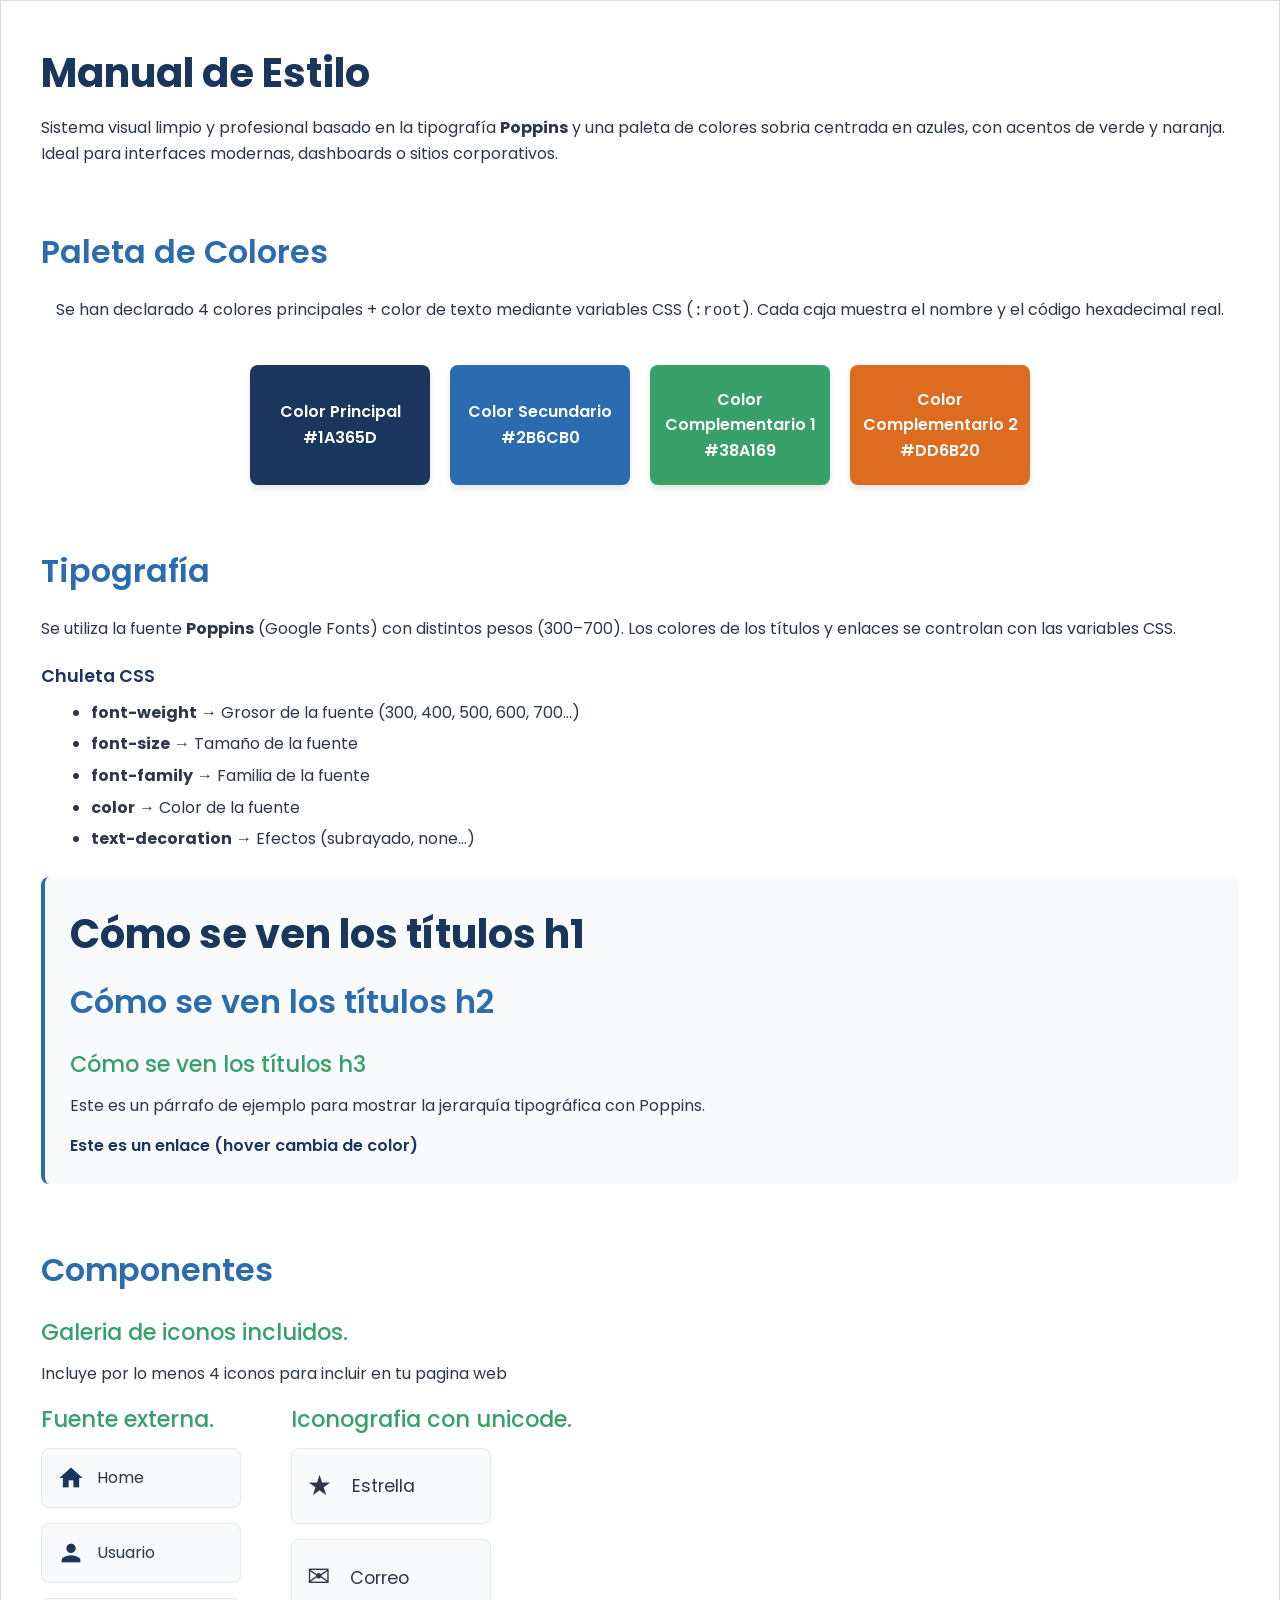
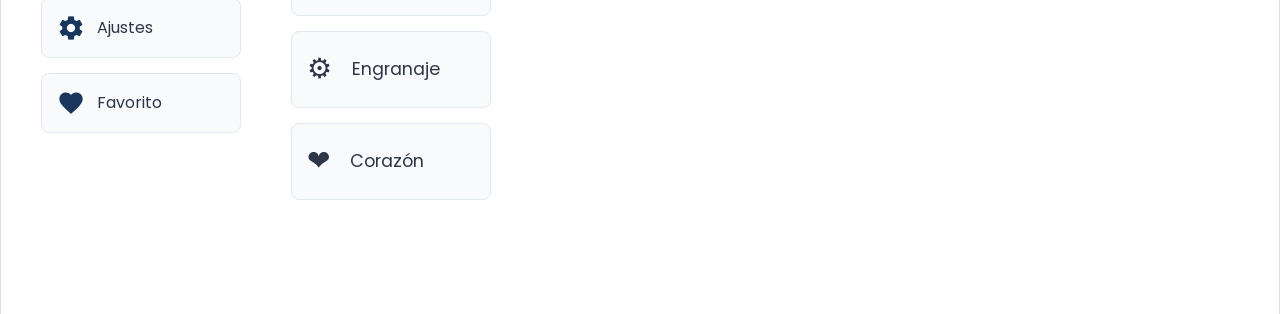
<file: (UT1) RA1_Planificacion/plantilla_planificacion.html>
<!DOCTYPE html>
<html lang="es">

<head>
    <meta charset="UTF-8">
    <title>Manual de Estilo - Práctica</title>

    <!-- ========================= -->
    <!-- Fuente elegida GOOGLE FONTS - Poppins -->
    <!-- ========================= -->
    <link href="https://fonts.googleapis.com/css2?family=Poppins:wght@300;400;500;600;700&display=swap" rel="stylesheet">

    <!-- ========================= -->
    <!-- Fuente de iconos GOOGLE MATERIAL ICONS -->
    <!-- ========================= -->
    <link href="https://fonts.googleapis.com/icon?family=Material+Icons" rel="stylesheet">

    <style>
        :root {
            /* ========================= */
            /* VARIABLES DE COLOR */
            /* ========================= */
            --color-principal: #1A365D;       /* Azul navy profundo */
            --color-secundario: #2B6CB0;      /* Azul medio */
            --color-complementario-1: #38A169; /* Verde */
            --color-complementario-2: #DD6B20; /* Naranja */
            --color-texto: #2D3748;           /* Gris oscuro para texto */
            --color-fondo: #F7FAFC;           /* Fondo claro opcional */
        }

        * {
            margin: 0;
            padding: 0;
            box-sizing: border-box;
        }

        body {
            font-family: 'Poppins', sans-serif;
            color: var(--color-texto);
            padding: 40px;
            line-height: 1.6;
            max-width: 1400px;
            margin: 0 auto;
            border: 1px solid gainsboro;
            background-color: #fff;
        }

        section {
            margin-bottom: 60px;
        }

        h1 {
            font-size: 2.5rem;
            font-weight: 700;
            color: var(--color-principal);
            margin-bottom: 10px;
        }

        h2 {
            font-size: 2rem;
            font-weight: 600;
            margin-bottom: 20px;
            color: var(--color-secundario);
        }

        h3 {
            font-size: 1.4rem;
            font-weight: 500;
            margin-bottom: 10px;
            color: var(--color-complementario-1);
        }

        h4 {
            font-size: 1.1rem;
            font-weight: 600;
            color: var(--color-principal);
            margin: 20px 0 10px;
        }

        p {
            margin-bottom: 15px;
            font-weight: 400;
            font-size: 1rem;
        }

        a {
            text-decoration: none;
            color: var(--color-principal);
            font-weight: 600;
            transition: color 0.3s ease;
        }

        a:hover {
            color: var(--color-complementario-2);
            text-decoration: underline;
        }

        /* ========================= */
        /* PALETA DE COLORES */
        /* ========================= */

        .paleta {
            display: flex;
            gap: 20px;
            flex-wrap: wrap;
            justify-content: center;
            align-items: flex-start;
        }

        .paleta > p {
            width: 100%;
            text-align: center;
            margin-bottom: 20px;
        }

        .color-box {
            width: 180px;
            height: 120px;
            border-radius: 8px;
            display: flex;
            flex-direction: column;
            justify-content: center;
            align-items: center;
            color: white;
            font-weight: 600;
            text-align: center;
            box-shadow: 0 4px 6px rgba(0, 0, 0, 0.1);
            transition: transform 0.2s ease;
        }

        .color-box:hover {
            transform: translateY(-4px);
        }

        .principal {
            background-color: var(--color-principal);
        }

        .secundario {
            background-color: var(--color-secundario);
        }

        .comp1 {
            background-color: var(--color-complementario-1);
        }

        .comp2 {
            background-color: var(--color-complementario-2);
        }

        /* ========================= */
        /* ICONOGRAFÍA */
        /* ========================= */

        .iconografia {
            display: flex;
            justify-content: flex-start;
            gap: 50px;
            flex-wrap: wrap;
        }

        .iconografia article {
            width: 200px;
            border: 1px solid #e2e8f0;
            border-radius: 8px;
            padding: 15px;
            margin-bottom: 15px;
            display: flex;
            align-items: center;
            gap: 12px;
            background-color: #f8fafc;
            transition: box-shadow 0.2s ease;
        }

        .iconografia article:hover {
            box-shadow: 0 4px 12px rgba(0, 0, 0, 0.08);
        }

        .iconografia .material-icons {
            font-size: 28px;
            color: var(--color-principal);
        }

        .unicode article {
            font-size: 1.1rem;
        }

        .unicode span {
            font-size: 28px;
            margin-right: 8px;
        }

        .chuleta_css {
            margin-left: 50px;
            margin-bottom: 25px;
        }

        .chuleta_css li {
            margin-bottom: 6px;
        }

        .tipografia {
            background-color: #f8fafc;
            padding: 25px;
            border-radius: 8px;
            border-left: 4px solid var(--color-secundario);
        }
    </style>
</head>

<body>

    <section>
        <h1>Manual de Estilo</h1>
        <p>
            Sistema visual limpio y profesional basado en la tipografía <strong>Poppins</strong> 
            y una paleta de colores sobria centrada en azules, con acentos de verde y naranja. 
            Ideal para interfaces modernas, dashboards o sitios corporativos.
        </p>
    </section>
	
	<section>
        <h2>Paleta de Colores</h2>

        <div class="paleta">
            <p>
                Se han declarado 4 colores principales + color de texto mediante variables CSS 
                (<code>:root</code>). Cada caja muestra el nombre y el código hexadecimal real.
            </p>

            <div class="color-box principal">
                Color Principal<br>
                #1A365D
            </div>

            <div class="color-box secundario">
                Color Secundario<br>
                #2B6CB0
            </div>

            <div class="color-box comp1">
                Color Complementario 1<br>
                #38A169
            </div>

            <div class="color-box comp2">
                Color Complementario 2<br>
                #DD6B20
            </div>
        </div>
    </section>
	
    <section>
        <h2>Tipografía</h2>
        <p>
            Se utiliza la fuente <strong>Poppins</strong> (Google Fonts) con distintos pesos 
            (300–700). Los colores de los títulos y enlaces se controlan con las variables CSS.
        </p>

        <h4>Chuleta CSS</h4>
        <ul class="chuleta_css">
            <li><strong>font-weight</strong> → Grosor de la fuente (300, 400, 500, 600, 700…)</li>
            <li><strong>font-size</strong> → Tamaño de la fuente</li>
            <li><strong>font-family</strong> → Familia de la fuente</li>
            <li><strong>color</strong> → Color de la fuente</li>
            <li><strong>text-decoration</strong> → Efectos (subrayado, none…)</li>
        </ul>

        <div class="tipografia">
            <h1>Cómo se ven los títulos h1</h1>
            <h2>Cómo se ven los títulos h2</h2>
            <h3>Cómo se ven los títulos h3</h3>
            <p>Este es un párrafo de ejemplo para mostrar la jerarquía tipográfica con Poppins.</p>
            <a href="#">Este es un enlace (hover cambia de color)</a>
        </div>
    </section>

    <section>

        <h2>Componentes</h2>

        <h3>
            Galeria de iconos incluidos.
        </h3>

        <p>Incluye por lo menos 4 iconos para incluir en tu pagina web</p>
        <div class="iconografia">


            <div class="externos">
                <h3>Fuente externa. </h3>
                 <article>
                    <span class="material-icons">home</span>
                    Home
                </article>
                <article>
                    <span class="material-icons">person</span>
                    Usuario
                </article>
                <article>
                    <span class="material-icons">settings</span>
                    Ajustes
                </article>
                <article>
                    <span class="material-icons">favorite</span>
                    Favorito
                </article>
            </div>
            <div class="unicode">
                <h3>Iconografia con unicode.</h3>
                <article>
                    <span>★</span> Estrella
                </article>
                <article>
                    <span>✉</span> Correo
                </article>
                <article>
                    <span>⚙</span> Engranaje
                </article>
                <article>
                    <span>❤</span> Corazón
                </article>
            </div>
        </div>

    </section>

</body>

</html>
</file>
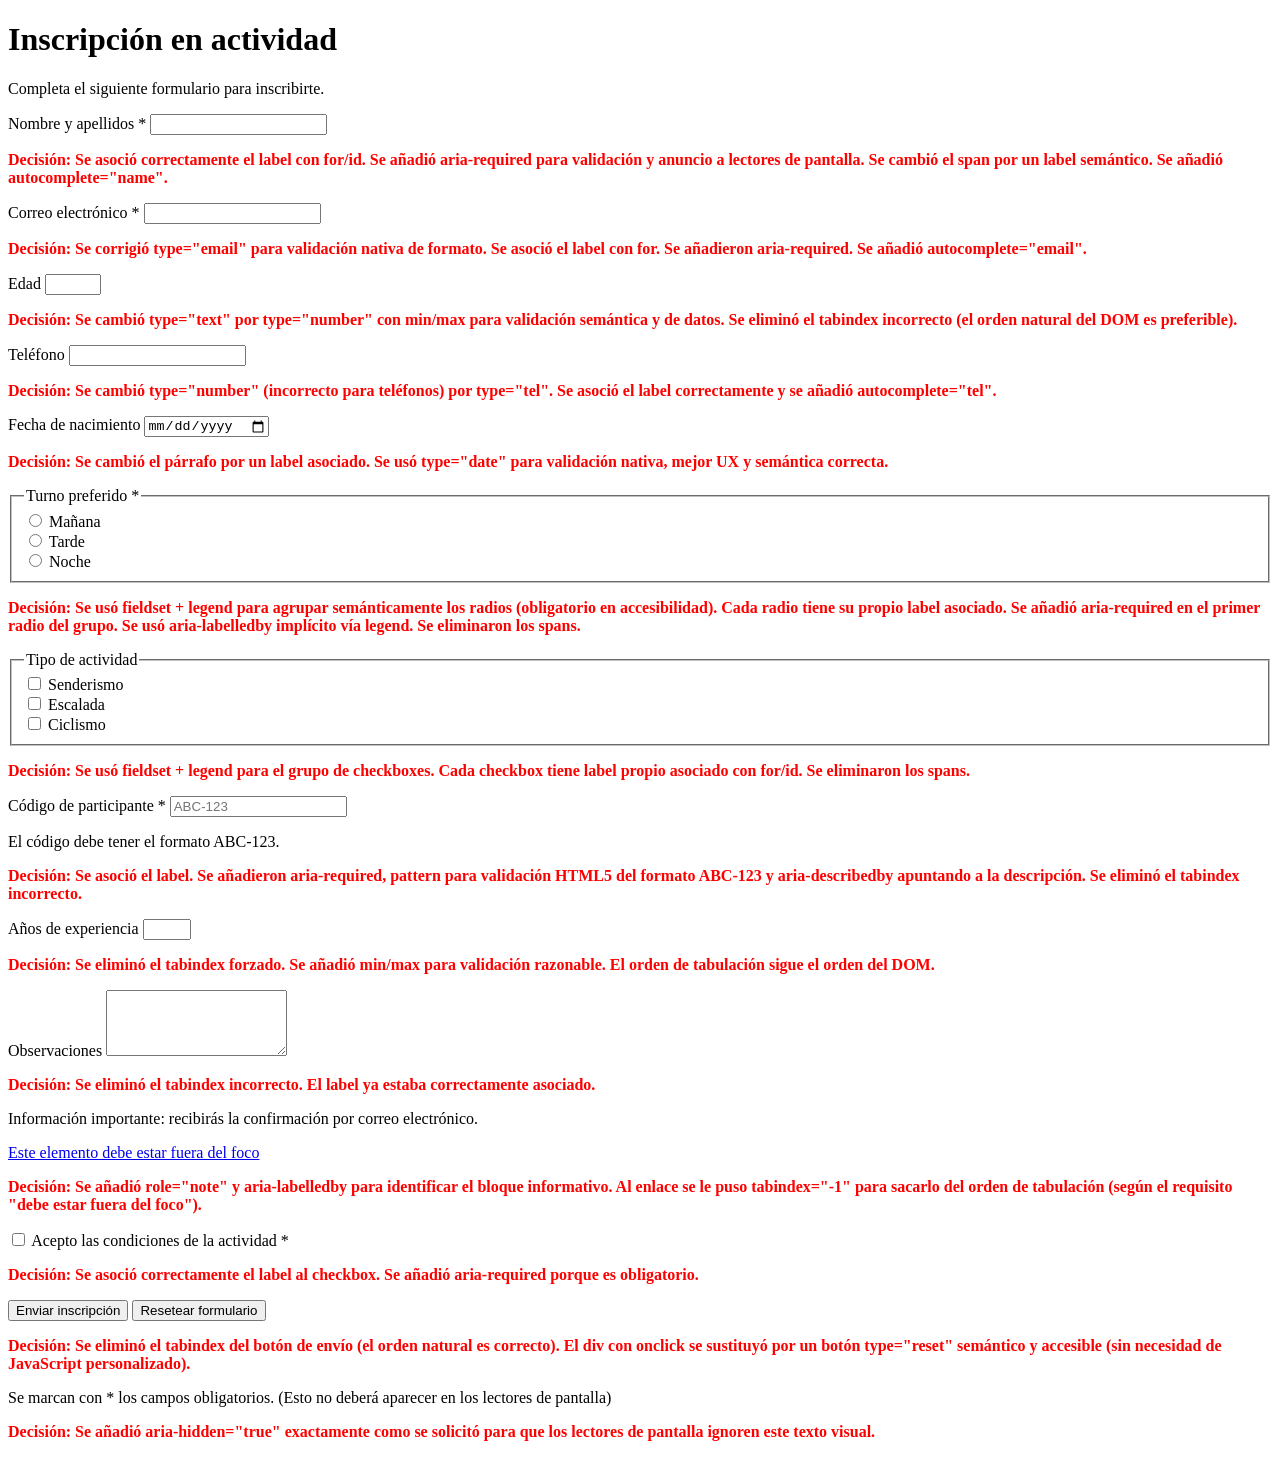
<file: (UT2) RA5_Accesibilidad/accesibilidad.html>
<!DOCTYPE html>
<html lang="es">

<head>
    <meta charset="UTF-8">
    <meta name="viewport" content="width=device-width, initial-scale=1.0">
    <title>Inscripción en actividad</title>
    <style>
        p.decisiones {
            color: red;
            font-weight: 900;
        }
    </style>
</head>

<body>
    <h1>Inscripción en actividad</h1>

    <p>Completa el siguiente formulario para inscribirte.</p>

    <form action="#" method="post" novalidate>

        <!-- Nombre -->
        <div>
            <label for="nombre">Nombre y apellidos *</label>
            <input type="text" id="nombre" name="nombre" aria-required="true" autocomplete="name">
        </div>
        <p class="decisiones">
            Decisión: Se asoció correctamente el label con for/id. Se añadió
            aria-required para validación y anuncio a lectores de pantalla. Se cambió el span
            por un label semántico. Se añadió autocomplete="name".
        </p>

        <!-- Correo -->
        <div>
            <label for="email">Correo electrónico *</label>
            <input type="email" id="email" name="email" aria-required="true" autocomplete="email">
        </div>
        <p class="decisiones">
            Decisión: Se corrigió type="email" para validación nativa de formato. Se
            asoció el label con for. Se añadieron aria-required. Se añadió autocomplete="email".
        </p>

        <!-- Edad -->
        <div>
            <label for="edad">Edad</label>
            <input type="number" id="edad" name="edad" min="1" max="120" inputmode="numeric">
        </div>
        <p class="decisiones">
            Decisión: Se cambió type="text" por type="number" con min/max para validación
            semántica y de datos. Se eliminó el tabindex incorrecto (el orden natural del DOM es preferible).
        </p>

        <!-- Teléfono -->
        <div>
            <label for="telefono">Teléfono</label>
            <input type="tel" id="telefono" name="telefono" autocomplete="tel">
        </div>
        <p class="decisiones">
            Decisión: Se cambió type="number" (incorrecto para teléfonos) por type="tel".
            Se asoció el label correctamente y se añadió autocomplete="tel".
        </p>

        <!-- Fecha de nacimiento -->
        <div>
            <label for="fecha">Fecha de nacimiento</label>
            <input type="date" id="fecha" name="fecha">
        </div>
        <p class="decisiones">
            Decisión: Se cambió el párrafo por un label asociado. Se usó type="date" para validación nativa, mejor UX y
            semántica correcta.
        </p>

        <!-- Turno preferido -->
        <fieldset>
            <legend id="turno-legend">Turno preferido *</legend>
            <div>
                <input type="radio" id="turno-manana" name="turno" value="manana" aria-required="true">
                <label for="turno-manana">Mañana</label>
            </div>
            <div>
                <input type="radio" id="turno-tarde" name="turno" value="tarde">
                <label for="turno-tarde">Tarde</label>
            </div>
            <div>
                <input type="radio" id="turno-noche" name="turno" value="noche">
                <label for="turno-noche">Noche</label>
            </div>
        </fieldset>
        <p class="decisiones">
            Decisión: Se usó fieldset + legend para agrupar semánticamente los radios (obligatorio
            en accesibilidad). Cada radio tiene su propio label asociado. Se añadió aria-required en el
            primer radio del grupo. Se usó aria-labelledby implícito vía legend. Se eliminaron los spans.
        </p>

        <!-- Tipo de actividad -->
        <fieldset>
            <legend>Tipo de actividad</legend>
            <div>
                <input type="checkbox" id="act-senderismo" name="actividad" value="senderismo">
                <label for="act-senderismo">Senderismo</label>
            </div>
            <div>
                <input type="checkbox" id="act-escalada" name="actividad" value="escalada">
                <label for="act-escalada">Escalada</label>
            </div>
            <div>
                <input type="checkbox" id="act-ciclismo" name="actividad" value="ciclismo">
                <label for="act-ciclismo">Ciclismo</label>
            </div>
        </fieldset>
        <p class="decisiones">
            Decisión: Se usó fieldset + legend para el grupo de checkboxes. Cada checkbox tiene
            label propio asociado con for/id. Se eliminaron los spans.
        </p>

        <!-- Código de participante -->
        <div>
            <label for="codigo">Código de participante *</label>
            <input type="text" id="codigo" name="codigo" placeholder="ABC-123" aria-required="true"
                pattern="[A-Z]{3}-[0-9]{3}" aria-describedby="codigo-desc"
                title="Formato: tres letras mayúsculas, guion y tres dígitos (ej. ABC-123)">
            <p id="codigo-desc">El código debe tener el formato ABC-123.</p>
        </div>
        <p class="decisiones">
            Decisión: Se asoció el label. Se añadieron aria-required, pattern para validación HTML5
            del formato ABC-123 y aria-describedby apuntando a la descripción. Se eliminó el tabindex incorrecto.
        </p>

        <!-- Años de experiencia -->
        <div>
            <label for="experiencia">Años de experiencia</label>
            <input type="number" id="experiencia" name="experiencia" min="0" max="80" inputmode="numeric">
        </div>
        <p class="decisiones">
            Decisión: Se eliminó el tabindex forzado. Se añadió min/max para validación razonable.
            El orden de tabulación sigue el orden del DOM.
        </p>

        <!-- Observaciones -->
        <div>
            <label for="observaciones">Observaciones</label>
            <textarea id="observaciones" name="observaciones" rows="4"></textarea>
        </div>
        <p class="decisiones">
            Decisión: Se eliminó el tabindex incorrecto. El label ya estaba correctamente asociado.
        </p>

        <!-- Información importante -->
        <div role="note" aria-labelledby="info-importante">
            <p id="info-importante">
                Información importante: recibirás la confirmación por correo electrónico.
            </p>
            <a href="#" tabindex="-1">Este elemento debe estar fuera del foco</a>
        </div>
        <p class="decisiones">
            Decisión: Se añadió role="note" y aria-labelledby para identificar el bloque informativo.
            Al enlace se le puso tabindex="-1" para sacarlo del orden de tabulación (según el requisito "debe estar
            fuera del foco").
        </p>

        <!-- Condiciones -->
        <div>
            <input type="checkbox" id="condiciones" name="condiciones" aria-required="true">
            <label for="condiciones">Acepto las condiciones de la actividad *</label>
        </div>
        <p class="decisiones">
            Decisión: Se asoció correctamente el label al checkbox. Se añadió aria-required porque es
            obligatorio.
        </p>

        <!-- Botones -->
        <button type="submit">Enviar inscripción</button>
        <button type="reset">Resetear formulario</button>
        <p class="decisiones">
            Decisión: Se eliminó el tabindex del botón de envío (el orden natural es correcto).
            El div con onclick se sustituyó por un botón type="reset" semántico y accesible (sin necesidad de JavaScript
            personalizado).
        </p>

        <!-- Nota de campos obligatorios -->
        <p aria-hidden="true">
            Se marcan con * los campos obligatorios. (Esto no deberá aparecer en los lectores de pantalla)
        </p>
        <p class="decisiones">
            Decisión: Se añadió aria-hidden="true" exactamente como se solicitó para que los lectores de pantalla
            ignoren este texto visual.
        </p>

    </form>
</body>

</html>
</file>
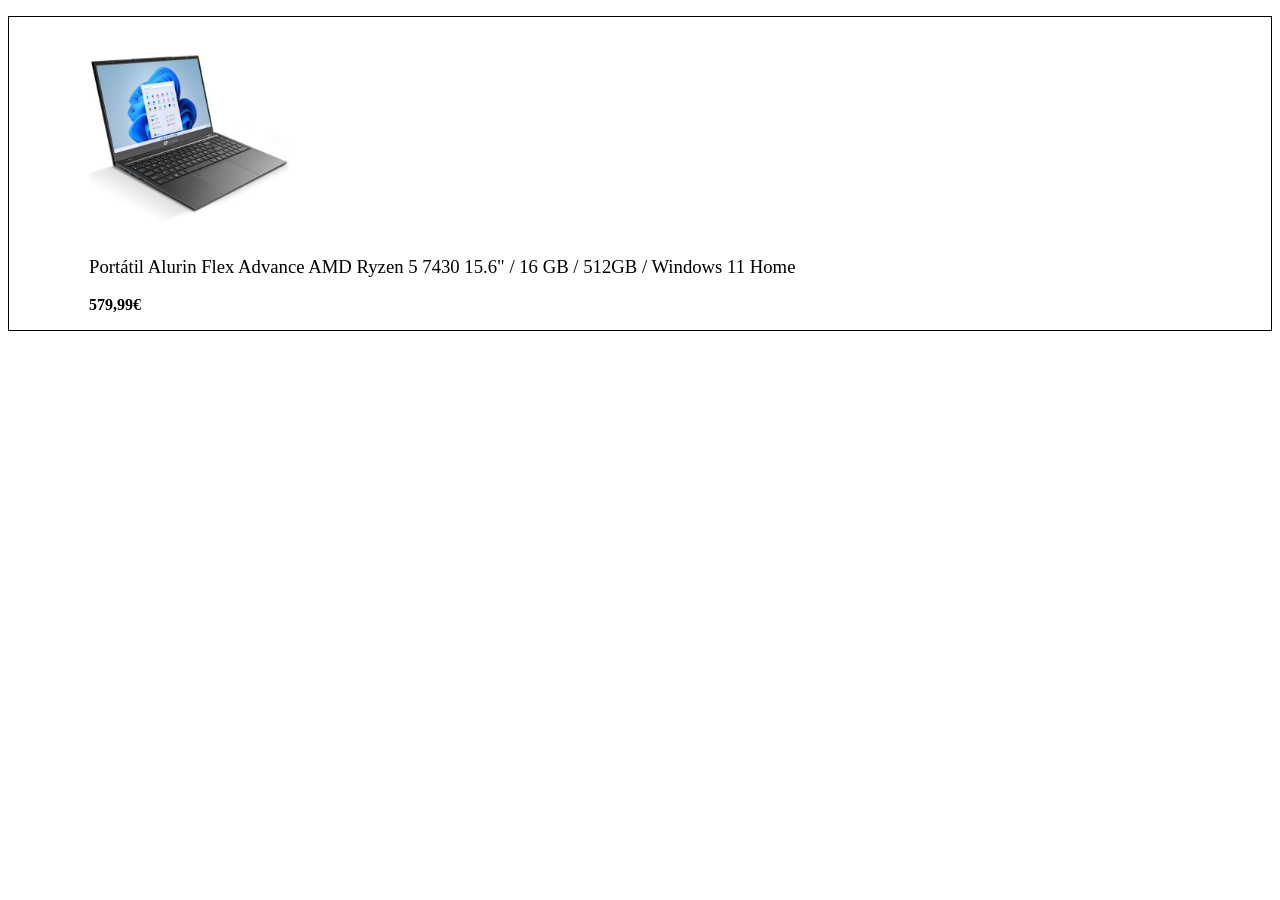
<file: (UT4) RA2 _CSS-Bootstrap/ordenador.html>
<!doctype html>
<html lang="en">
  <head>
    <meta charset="UTF-8" />
    <meta name="viewport" content="width=device-width, initial-scale=1.0" />
    <title>Document</title>
    <style>
      #tarjeta {
        border: 1px solid black;
      }
      img {
        max-width: 200px;
        height: auto;
      }
    </style>
  </head>
  <body>
    <dir id="tarjeta">
      <dir id="imagen">
        <img src="portatil.jpg" />
      </dir>
      <dir id="info">
        <h3 style="font-weight: lighter">Portátil Alurin Flex Advance AMD Ryzen 5 7430 15.6" / 16 GB / 512GB / Windows 11 Home</h3>
        <p style="font-weight: bold">579,99€</p>
      </dir>
    </dir>
  </body>
</html>
</file>
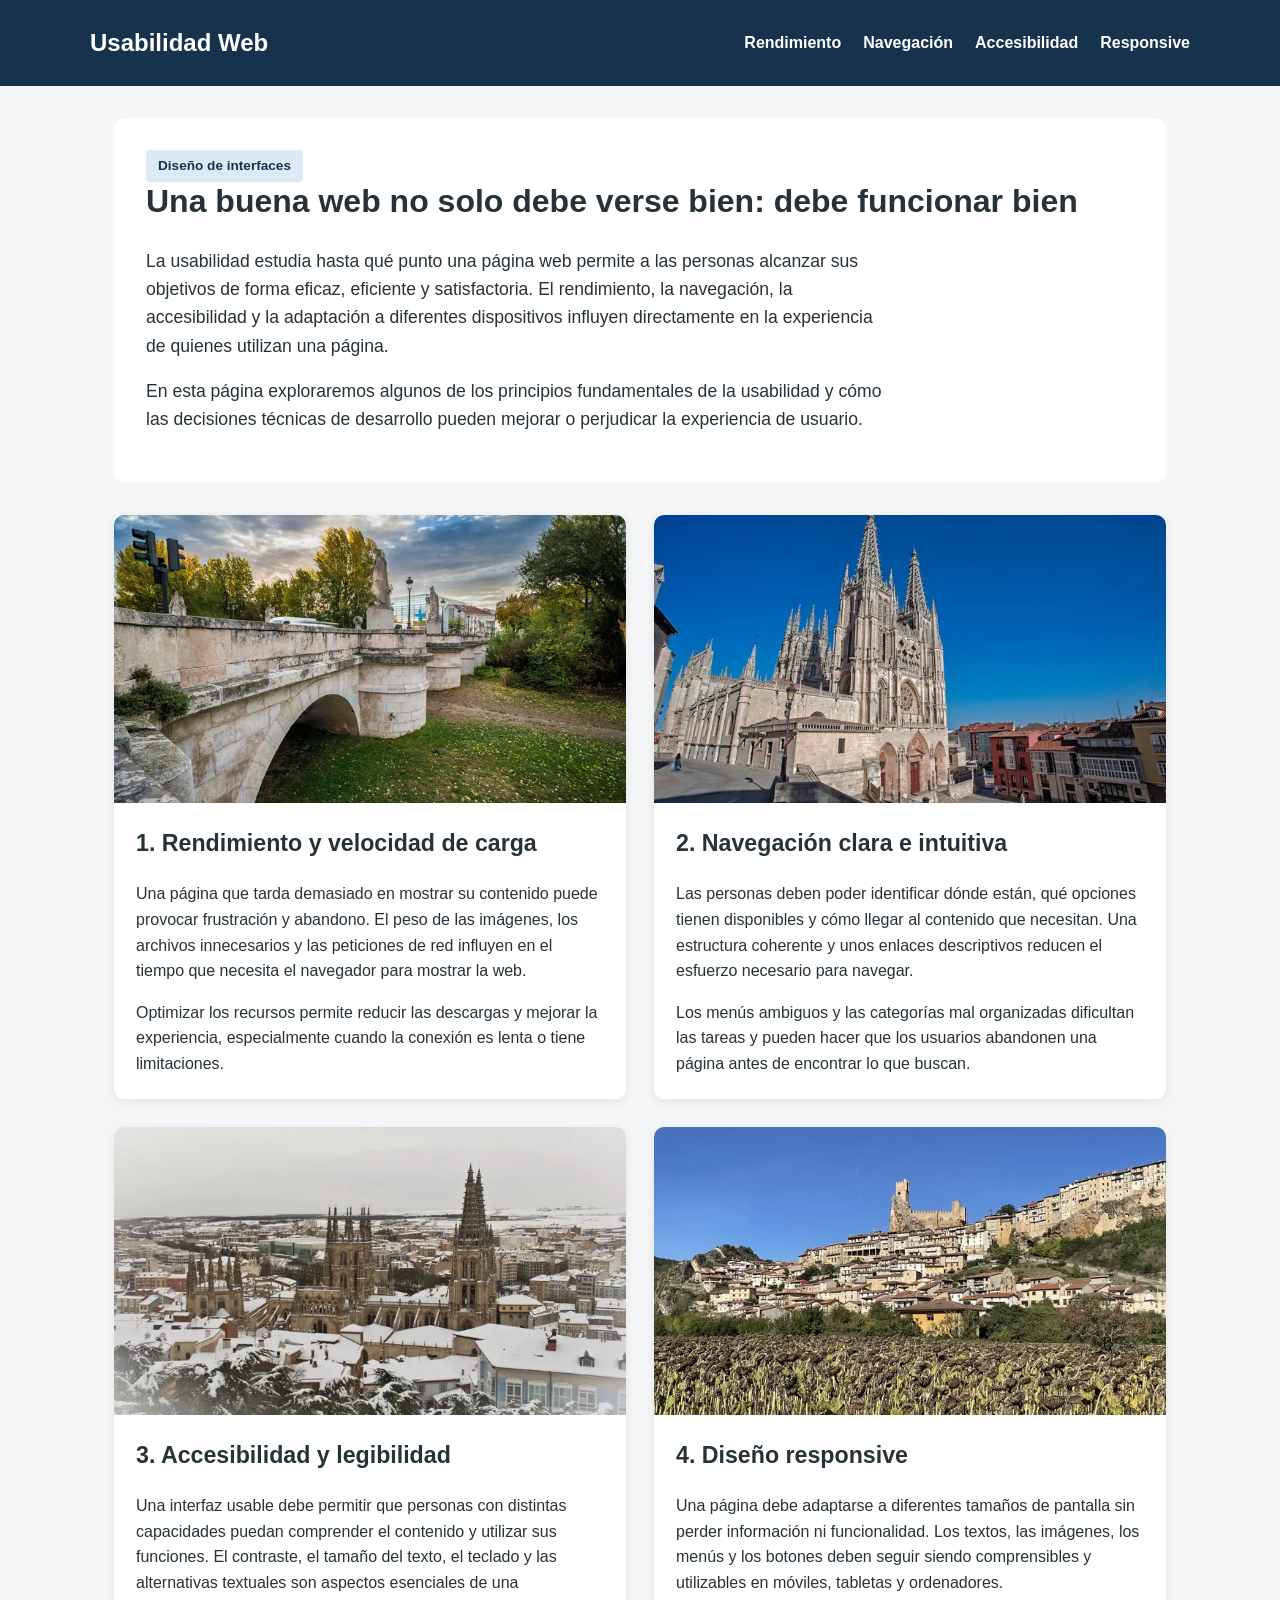
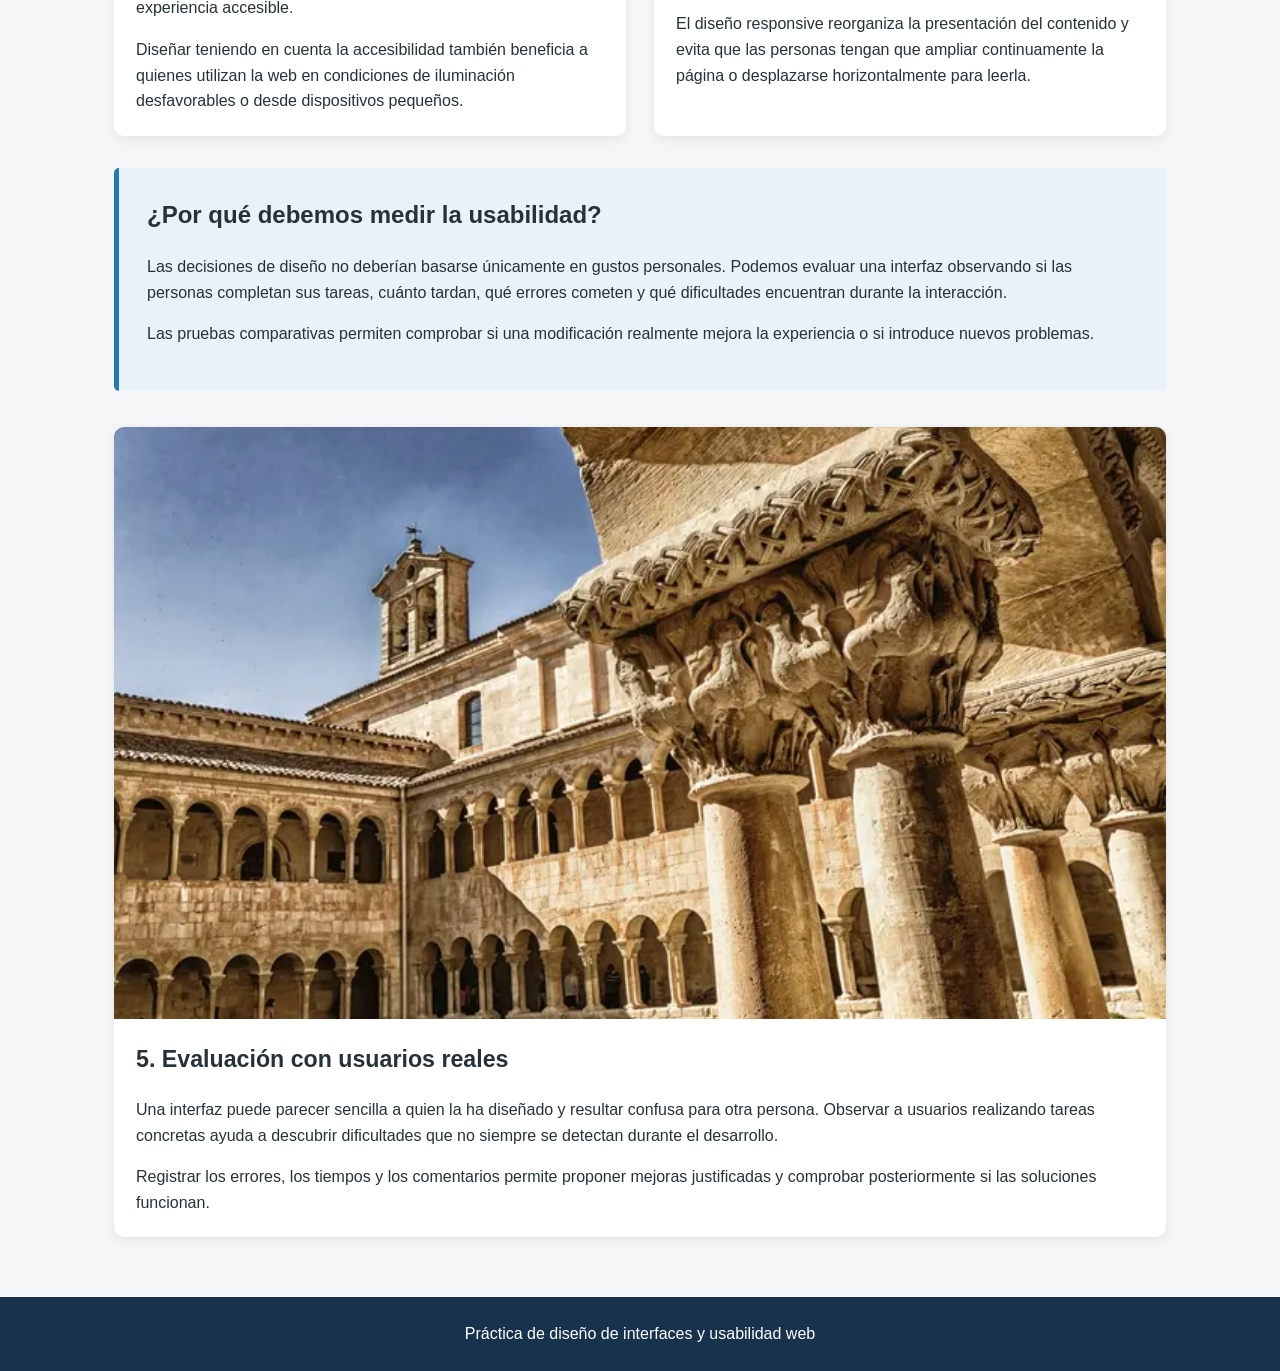
<file: (UT3) RA6_Usabilidad/practica_usabilidad/usabilidad.html>
<!doctype html>
<html lang="es">
  <head>
    <meta charset="UTF-8" />
    <meta name="viewport" content="width=device-width, initial-scale=1.0" />
    <title>Usabilidad web | Aprende a diseñar mejor</title>
    <style>
      /* ESTILOS GENERALES */
      * {
        box-sizing: border-box;
      }

      body {
        margin: 0;
        font-family: Arial, Helvetica, sans-serif;
        color: #263238;
        background-color: #f4f6f8;
        line-height: 1.6;
      }

      img {
        display: block;
        width: 100%;
        height: auto;
      }

      a {
        color: inherit;
      }

      /* CABECERA */
      header {
        background-color: #17324d;
        color: white;
        padding: 24px 6%;
      }

      .cabecera {
        max-width: 1100px;
        margin: 0 auto;
        display: flex;
        justify-content: space-between;
        align-items: center;
        gap: 24px;
        flex-wrap: wrap;
      }

      .logo {
        margin: 0;
        font-size: 1.5rem;
      }

      nav ul {
        list-style: none;
        display: flex;
        flex-wrap: wrap;
        gap: 22px;
        padding: 0;
        margin: 0;
      }

      nav a {
        color: white;
        text-decoration: none;
        font-weight: bold;
      }

      nav a:hover {
        text-decoration: underline;
      }

      /* CONTENIDO PRINCIPAL */
      main {
        max-width: 1100px;
        margin: 0 auto;
        padding: 32px 24px 60px;
      }

      .introduccion {
        background-color: white;
        padding: 32px;
        border-radius: 10px;
        margin-bottom: 32px;
      }

      .introduccion h2 {
        margin-top: 0;
        font-size: 2rem;
        line-height: 1.2;
      }

      .introduccion p {
        font-size: 1.1rem;
        max-width: 750px;
      }

      .etiqueta {
        display: inline-block;
        background-color: #dceaf7;
        color: #17324d;
        padding: 5px 12px;
        border-radius: 4px;
        font-size: 0.85rem;
        font-weight: bold;
      }

      /* TARJETAS DE CONTENIDO */
      .rejilla {
        display: grid;
        grid-template-columns: repeat(2, minmax(0, 1fr));
        gap: 28px;
      }

      .tarjeta {
        background-color: white;
        border-radius: 10px;
        overflow: hidden;
        box-shadow: 0 3px 12px rgb(0 0 0 / 8%);
      }

      .tarjeta img {
        aspect-ratio: 16 / 9;
        object-fit: cover;
      }

      .contenido-tarjeta {
        padding: 22px;
      }

      .contenido-tarjeta h2 {
        margin-top: 0;
        font-size: 1.45rem;
      }

      .contenido-tarjeta p {
        margin-bottom: 0;
      }

      /* BLOQUE DESTACADO */
      .destacado {
        margin-top: 32px;
        padding: 28px;
        border-left: 5px solid #2878a8;
        background-color: #e8f2f8;
        border-radius: 5px;
      }

      .destacado h2 {
        margin-top: 0;
      }

      /* ÚLTIMA TARJETA */
      .seccion-final {
        margin-top: 36px;
      }

      /* PIE DE PÁGINA */
      footer {
        background-color: #17324d;
        color: white;
        text-align: center;
        padding: 24px;
      }

      footer p {
        margin: 0;
      }

      /* ADAPTACIÓN A PANTALLAS PEQUEÑAS */
      @media (max-width: 650px) {
        .cabecera {
          align-items: flex-start;
          flex-direction: column;
        }

        nav ul {
          gap: 12px;
        }

        main {
          padding: 20px 14px 40px;
        }

        .introduccion {
          padding: 22px;
        }

        .introduccion h2 {
          font-size: 1.7rem;
        }

        .rejilla {
          grid-template-columns: 1fr;
        }

        .contenido-tarjeta {
          padding: 18px;
        }
      }
    </style>
  </head>

  <body>
    <header>
      <div class="cabecera">
        <h1 class="logo">Usabilidad Web</h1>
        <nav aria-label="Navegación principal">
          <ul>
            <li><a href="#rendimiento">Rendimiento</a></li>
            <li><a href="#navegacion">Navegación</a></li>
            <li><a href="#accesibilidad">Accesibilidad</a></li>
            <li><a href="#responsive">Responsive</a></li>
          </ul>
        </nav>
      </div>
    </header>
    <main>
      <section class="introduccion">
        <span class="etiqueta">Diseño de interfaces</span>
        <h2>Una buena web no solo debe verse bien: debe funcionar bien</h2>
        <p>
          La usabilidad estudia hasta qué punto una página web permite a las
          personas alcanzar sus objetivos de forma eficaz, eficiente y
          satisfactoria. El rendimiento, la navegación, la accesibilidad y la
          adaptación a diferentes dispositivos influyen directamente en la
          experiencia de quienes utilizan una página.
        </p>
        <p>
          En esta página exploraremos algunos de los principios fundamentales de
          la usabilidad y cómo las decisiones técnicas de desarrollo pueden
          mejorar o perjudicar la experiencia de usuario.
        </p>
      </section>
      <section class="rejilla" aria-label="Principios de usabilidad">
        <article class="tarjeta" id="rendimiento">
          <img
            src="imagenes/optimizadas/1200/1-1200.jpg"
            srcset="
              imagenes/optimizadas/700/1-700.webp    700w,
              imagenes/optimizadas/1200/1-1200.webp 1200w,
              imagenes/optimizadas/700/1-700.jpg     700w,
              imagenes/optimizadas/1200/1-1200.jpg  1200w
            "
            sizes="(max-width: 650px) 100vw, 50vw"
            alt="Puente de piedra histórico con estatuas y árboles otoñales bajo un cielo nublado"
            width="1200"
            height="798"
            loading="eager"
          />
          <div class="contenido-tarjeta">
            <h2>1. Rendimiento y velocidad de carga</h2>
            <p>
              Una página que tarda demasiado en mostrar su contenido puede
              provocar frustración y abandono. El peso de las imágenes, los
              archivos innecesarios y las peticiones de red influyen en el
              tiempo que necesita el navegador para mostrar la web.
            </p>
            <p>
              Optimizar los recursos permite reducir las descargas y mejorar la
              experiencia, especialmente cuando la conexión es lenta o tiene
              limitaciones.
            </p>
          </div>
        </article>
        <article class="tarjeta" id="navegacion">
          <img
            src="imagenes/optimizadas/1200/2-1200.jpg"
            srcset="
              imagenes/optimizadas/700/2-700.webp    700w,
              imagenes/optimizadas/1200/2-1200.webp 1200w,
              imagenes/optimizadas/700/2-700.jpg     700w,
              imagenes/optimizadas/1200/2-1200.jpg  1200w
            "
            sizes="(max-width: 650px) 100vw, 50vw"
            alt="Catedral gótica de Burgos con sus torres esbeltas bajo un cielo azul intenso"
            width="1200"
            height="800"
            loading="lazy"
          />
          <div class="contenido-tarjeta">
            <h2>2. Navegación clara e intuitiva</h2>
            <p>
              Las personas deben poder identificar dónde están, qué opciones
              tienen disponibles y cómo llegar al contenido que necesitan. Una
              estructura coherente y unos enlaces descriptivos reducen el
              esfuerzo necesario para navegar.
            </p>
            <p>
              Los menús ambiguos y las categorías mal organizadas dificultan las
              tareas y pueden hacer que los usuarios abandonen una página antes
              de encontrar lo que buscan.
            </p>
          </div>
        </article>
        <article class="tarjeta" id="accesibilidad">
          <img
            src="imagenes/optimizadas/1200/3-1200.jpg"
            srcset="
              imagenes/optimizadas/700/3-700.webp    700w,
              imagenes/optimizadas/1200/3-1200.webp 1200w,
              imagenes/optimizadas/700/3-700.jpg     700w,
              imagenes/optimizadas/1200/3-1200.jpg  1200w
            "
            sizes="(max-width: 650px) 100vw, 50vw"
            alt="Vista aérea de la catedral de Burgos y la ciudad nevada en invierno"
            width="1200"
            height="800"
            loading="lazy"
          />
          <div class="contenido-tarjeta">
            <h2>3. Accesibilidad y legibilidad</h2>
            <p>
              Una interfaz usable debe permitir que personas con distintas
              capacidades puedan comprender el contenido y utilizar sus
              funciones. El contraste, el tamaño del texto, el teclado y las
              alternativas textuales son aspectos esenciales de una experiencia
              accesible.
            </p>
            <p>
              Diseñar teniendo en cuenta la accesibilidad también beneficia a
              quienes utilizan la web en condiciones de iluminación
              desfavorables o desde dispositivos pequeños.
            </p>
          </div>
        </article>
        <article class="tarjeta" id="responsive">
          <img
            src="imagenes/optimizadas/1200/4-1200.jpg"
            srcset="
              imagenes/optimizadas/700/4-700.webp    700w,
              imagenes/optimizadas/1200/4-1200.webp 1200w,
              imagenes/optimizadas/700/4-700.jpg     700w,
              imagenes/optimizadas/1200/4-1200.jpg  1200w
            "
            sizes="(max-width: 650px) 100vw, 50vw"
            alt="Pueblo medieval en una ladera con castillo y campo de girasoles secos en primer plano"
            width="1200"
            height="900"
            loading="lazy"
          />
          <div class="contenido-tarjeta">
            <h2>4. Diseño responsive</h2>
            <p>
              Una página debe adaptarse a diferentes tamaños de pantalla sin
              perder información ni funcionalidad. Los textos, las imágenes, los
              menús y los botones deben seguir siendo comprensibles y
              utilizables en móviles, tabletas y ordenadores.
            </p>
            <p>
              El diseño responsive reorganiza la presentación del contenido y
              evita que las personas tengan que ampliar continuamente la página
              o desplazarse horizontalmente para leerla.
            </p>
          </div>
        </article>
      </section>
      <aside class="destacado">
        <h2>¿Por qué debemos medir la usabilidad?</h2>
        <p>
          Las decisiones de diseño no deberían basarse únicamente en gustos
          personales. Podemos evaluar una interfaz observando si las personas
          completan sus tareas, cuánto tardan, qué errores cometen y qué
          dificultades encuentran durante la interacción.
        </p>
        <p>
          Las pruebas comparativas permiten comprobar si una modificación
          realmente mejora la experiencia o si introduce nuevos problemas.
        </p>
      </aside>
      <section class="seccion-final" aria-label="Evaluación con usuarios">
        <article class="tarjeta">
          <img
            src="imagenes/optimizadas/1200/5-1200.jpg"
            srcset="
              imagenes/optimizadas/700/5-700.webp    700w,
              imagenes/optimizadas/1200/5-1200.webp 1200w,
              imagenes/optimizadas/700/5-700.jpg     700w,
              imagenes/optimizadas/1200/5-1200.jpg  1200w
            "
            sizes="(max-width: 650px) 100vw, 50vw"
            alt="Claustro románico con columnas y capiteles esculpidos bajo un cielo azul"
            width="1200"
            height="800"
            loading="lazy"
          />
          <div class="contenido-tarjeta">
            <h2>5. Evaluación con usuarios reales</h2>
            <p>
              Una interfaz puede parecer sencilla a quien la ha diseñado y
              resultar confusa para otra persona. Observar a usuarios realizando
              tareas concretas ayuda a descubrir dificultades que no siempre se
              detectan durante el desarrollo.
            </p>
            <p>
              Registrar los errores, los tiempos y los comentarios permite
              proponer mejoras justificadas y comprobar posteriormente si las
              soluciones funcionan.
            </p>
          </div>
        </article>
      </section>
    </main>
    <footer>
      <p>Práctica de diseño de interfaces y usabilidad web</p>
    </footer>
  </body>
</html>
</file>
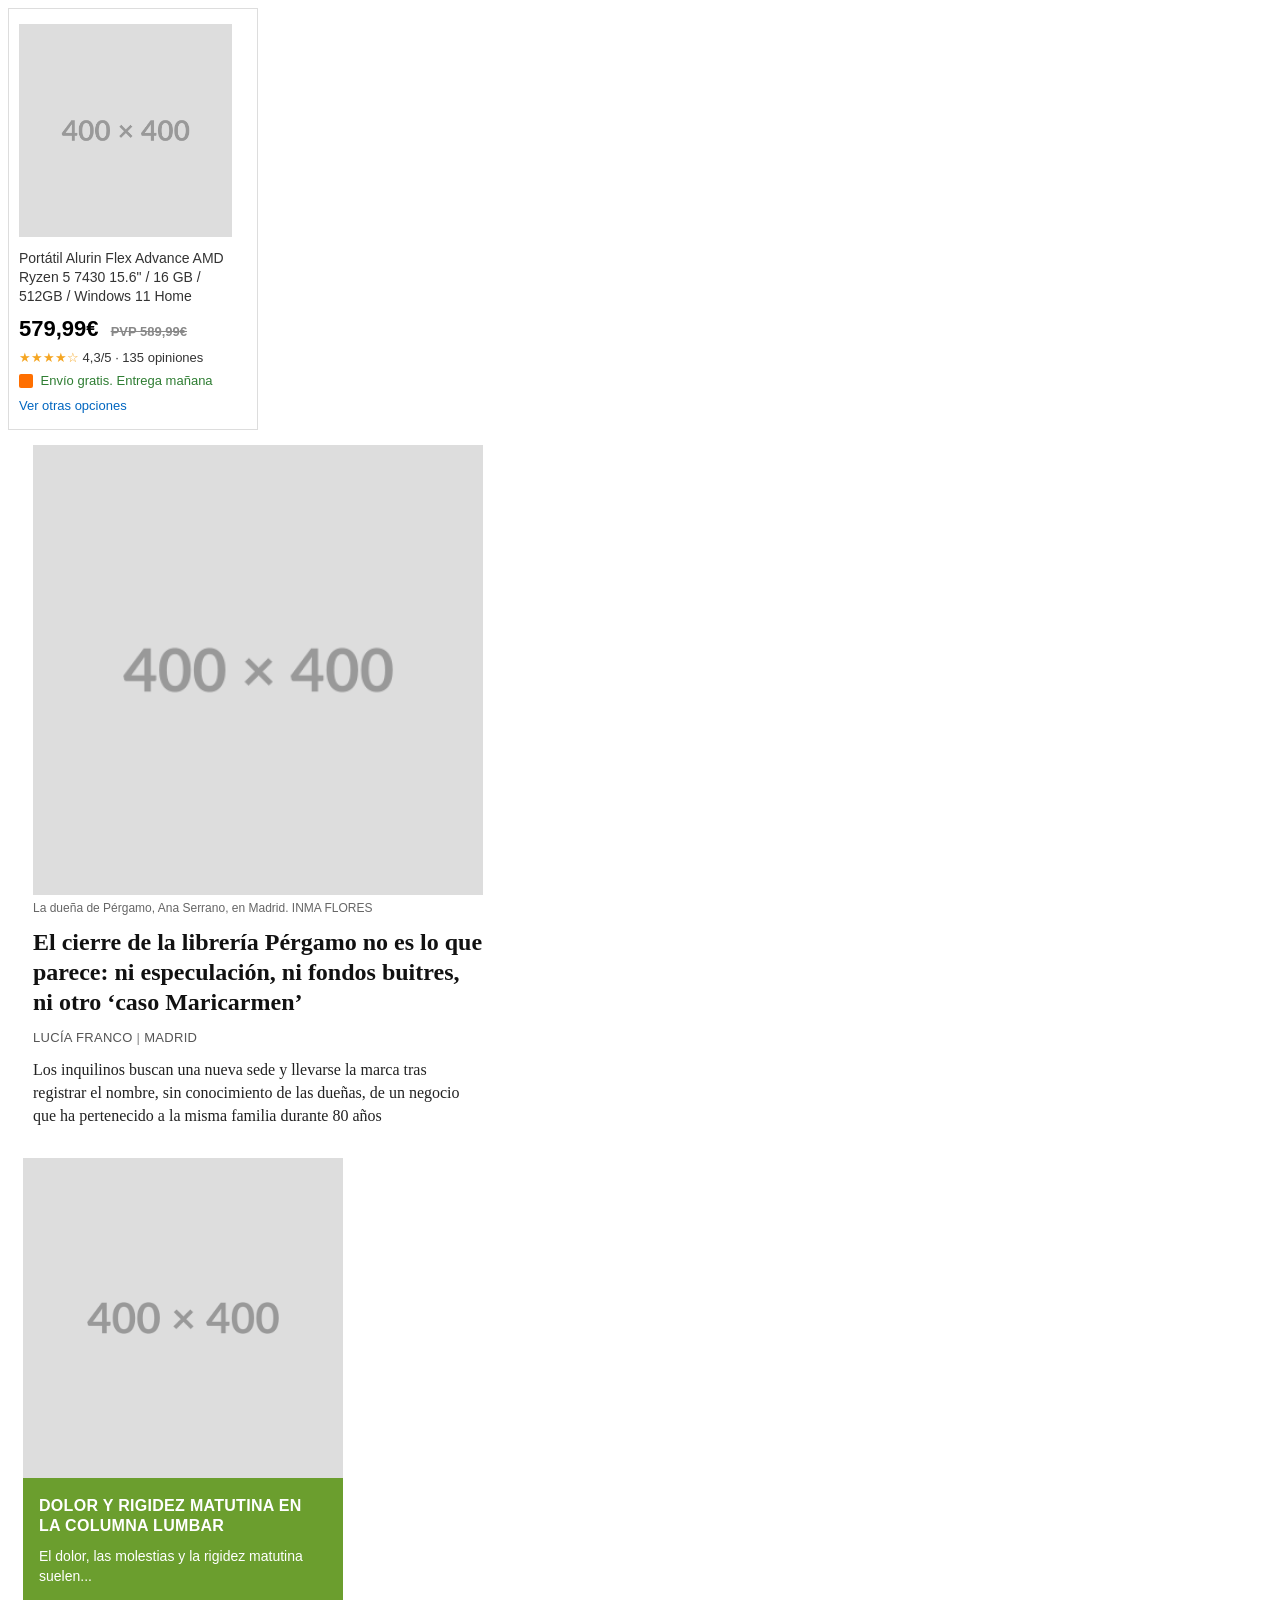
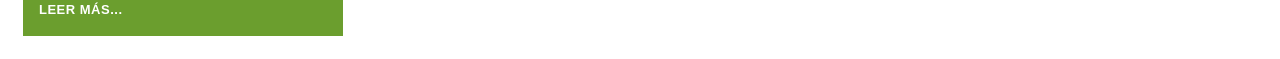
<file: (UT4) RA2 _CSS-Bootstrap/Cajas/archivo.html>
<!doctype html>
<html lang="en">
  <head>
    <meta charset="UTF-8" />
    <meta name="viewport" content="width=device-width, initial-scale=1.0" />
    <title>Document</title>
    <style>
      .caja1 {
        width: 250px;
        padding: 15px 25px 15px 10px;
        border: 1px solid #ddd;
        box-sizing: border-box;
        font-family: Arial, Helvetica, sans-serif;
        background: #fff;
      }

      .caja1 img {
        width: 100%;
        height: auto;
        display: block;
        margin-bottom: 12px;
      }

      .caja1 h2 {
        font-size: 14px;
        font-weight: 400;
        line-height: 1.35;
        margin: 0 0 10px 0;
        color: #333;
      }

      .caja1 .precio {
        font-size: 22px;
        font-weight: 700;
        color: #000;
        margin: 0 0 4px 0;
      }

      .caja1 .pvp {
        font-size: 13px;
        color: #888;
        text-decoration: line-through;
        margin-left: 6px;
      }

      .caja1 .valoracion {
        font-size: 13px;
        color: #333;
        margin: 8px 0;
      }

      .caja1 .valoracion .estrellas {
        color: #f5a623;
      }

      .caja1 .envio {
        font-size: 13px;
        color: #2e7d32;
        margin: 8px 0;
      }

      .caja1 .envio .icono {
        display: inline-block;
        width: 14px;
        height: 14px;
        background: #ff6f00;
        border-radius: 2px;
        margin-right: 4px;
        vertical-align: middle;
      }

      .caja1 a {
        font-size: 13px;
        color: #0066c0;
        text-decoration: none;
      }

      .caja1 a:hover {
        text-decoration: underline;
      }

      /* ========== CAJA 2 ========== */
      .caja2 {
        width: 500px;
        padding: 15px 25px;
        box-sizing: border-box;
        font-family: Georgia, "Times New Roman", serif;
        background: #fff;
      }

      .caja2 figure {
        margin: 0 0 12px 0;
      }

      .caja2 img {
        width: 100%;
        height: auto;
        display: block;
      }

      .caja2 figcaption {
        font-size: 12px;
        color: #666;
        margin-top: 6px;
        font-family: Arial, Helvetica, sans-serif;
      }

      .caja2 h1 {
        font-size: 24px;
        font-weight: 700;
        line-height: 1.25;
        margin: 0 0 12px 0;
        color: #111;
      }

      .caja2 .meta {
        font-size: 13px;
        color: #555;
        margin-bottom: 10px;
        font-family: Arial, Helvetica, sans-serif;
        text-transform: uppercase;
        letter-spacing: 0.3px;
      }

      .caja2 .meta span {
        color: #888;
      }

      .caja2 p {
        font-size: 16px;
        line-height: 1.45;
        color: #222;
        margin: 0;
      }

      /* ========== CAJA 3 ========== */
      .caja3 {
        width: 350px;
        padding: 15px;
        box-sizing: border-box;
        font-family: Arial, Helvetica, sans-serif;
        background: #fff;
      }

      .caja3 figure {
        margin: 0;
      }

      .caja3 img {
        width: 100%;
        height: auto;
        display: block;
      }

      .caja3 .info {
        background: #6b9e2e;
        color: #fff;
        padding: 18px 16px;
        transition: background-color 0.25s ease;
      }

      .caja3:hover .info {
        background: #1a5fb4;
      }

      .caja3 h2 {
        font-size: 16px;
        font-weight: 700;
        text-transform: uppercase;
        margin: 0 0 10px 0;
        line-height: 1.3;
        letter-spacing: 0.3px;
      }

      .caja3 p {
        font-size: 14px;
        line-height: 1.4;
        margin: 0 0 14px 0;
      }

      .caja3 a {
        font-size: 13px;
        font-weight: 700;
        color: #fff;
        text-decoration: none;
        text-transform: uppercase;
        letter-spacing: 0.5px;
      }

      .caja3 a:hover {
        text-decoration: underline;
      }
    </style>
  </head>
  <body>
    <article class="caja1">
      <img src="./placeholder.png" alt="Portátil Alurin Flex Advance" />
      <h2>Portátil Alurin Flex Advance AMD Ryzen 5 7430 15.6" / 16 GB / 512GB / Windows 11 Home</h2>
      <p class="precio">579,99€ <span class="pvp">PVP 589,99€</span></p>
      <p class="valoracion"><span class="estrellas">★★★★☆</span> 4,3/5 · 135 opiniones</p>
      <p class="envio"><span class="icono"></span> Envío gratis. Entrega mañana</p>
      <a href="#">Ver otras opciones</a>
    </article>

    <article class="caja2">
      <figure>
        <img src="./placeholder.png" alt="Ana Serrano, dueña de Pérgamo" />
        <figcaption>La dueña de Pérgamo, Ana Serrano, en Madrid. INMA FLORES</figcaption>
      </figure>
      <h1>El cierre de la librería Pérgamo no es lo que parece: ni especulación, ni fondos buitres, ni otro ‘caso Maricarmen’</h1>
      <p class="meta">LUCÍA FRANCO <span>|</span> Madrid</p>
      <p>Los inquilinos buscan una nueva sede y llevarse la marca tras registrar el nombre, sin conocimiento de las dueñas, de un negocio que ha pertenecido a la misma familia durante 80 años</p>
    </article>

    <article class="caja3">
      <figure>
        <img src="./placeholder.png" alt="Dolor y rigidez matutina en la columna lumbar" />
      </figure>
      <div class="info">
        <h2>Dolor y rigidez matutina en la columna lumbar</h2>
        <p>El dolor, las molestias y la rigidez matutina suelen...</p>
        <a href="#">Leer más...</a>
      </div>
    </article>
  </body>
</html>
</file>
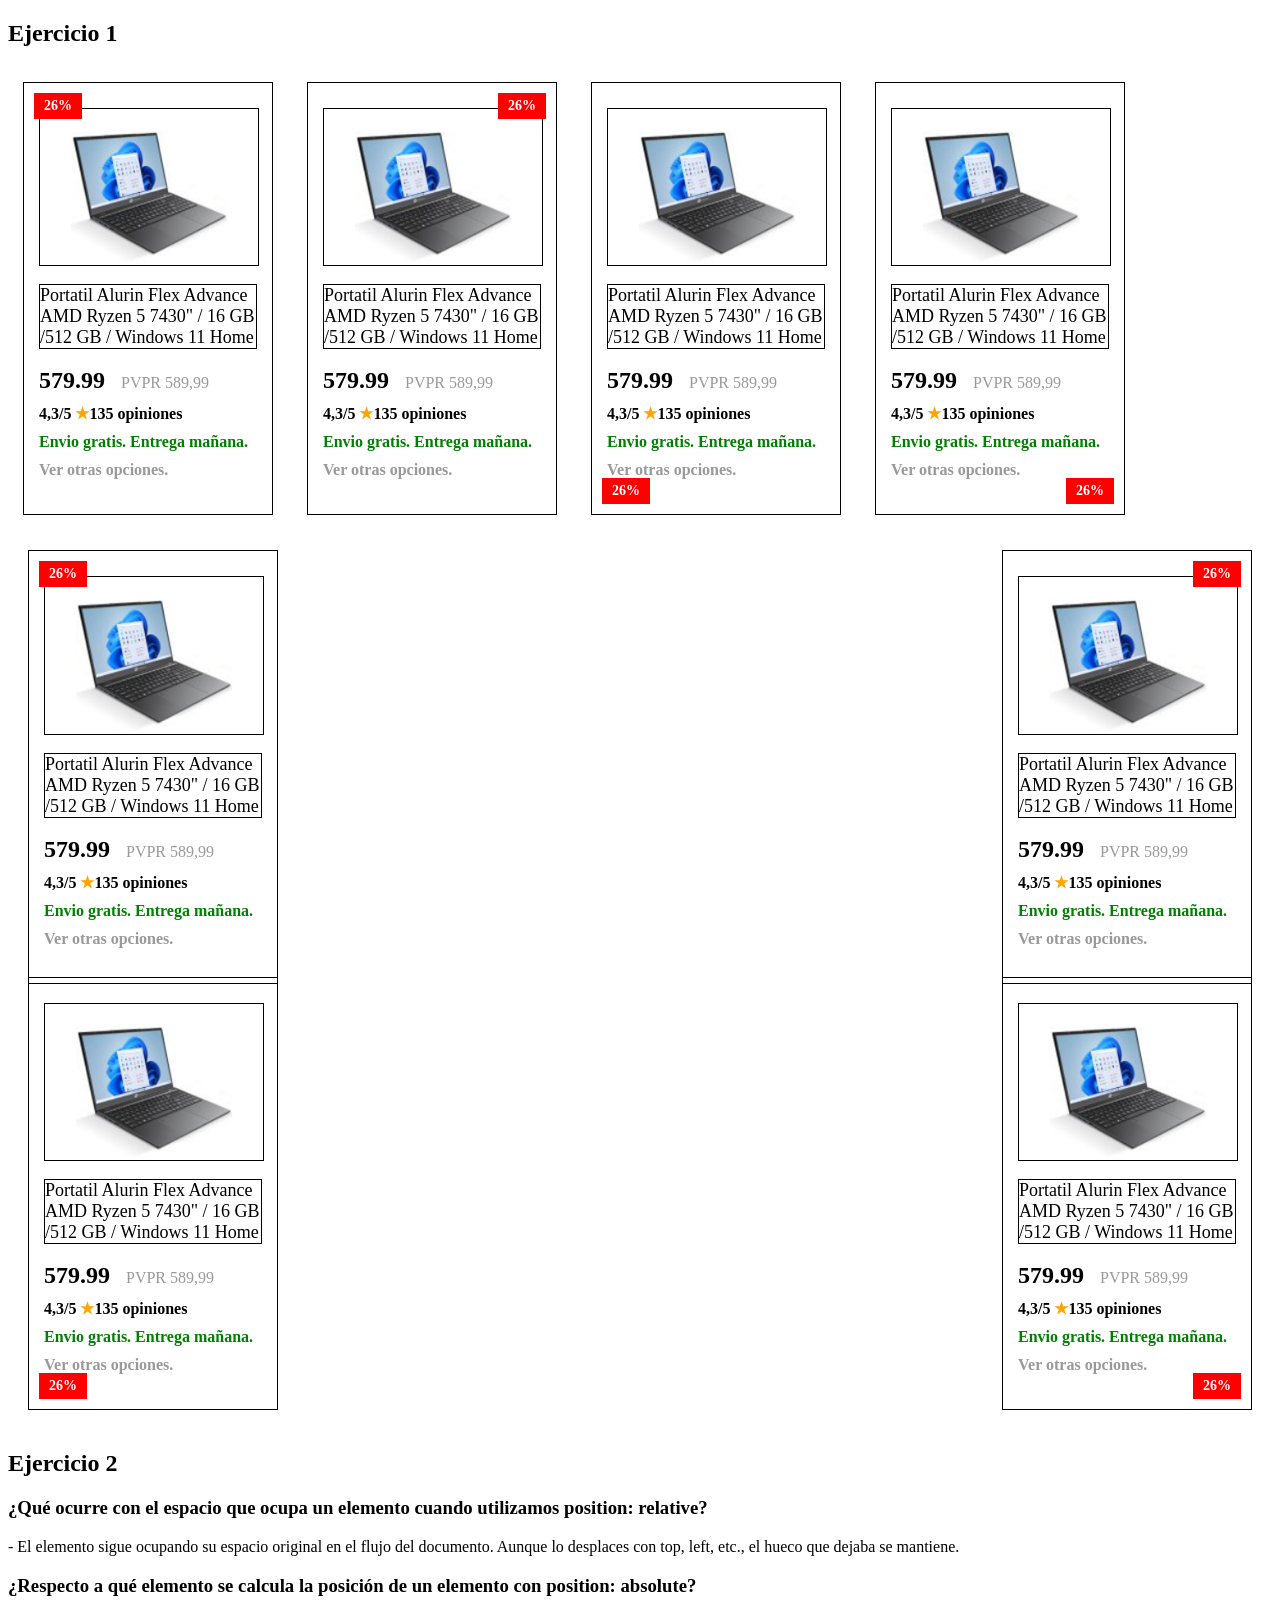
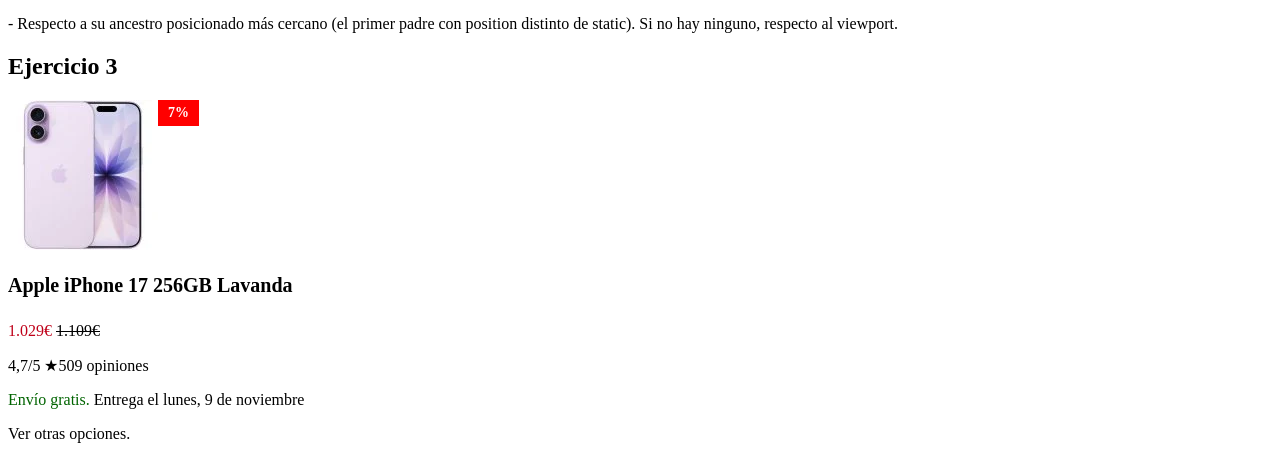
<file: (UT4) RA2 _CSS-Bootstrap/EJ2 - Position absolute - relative/practica_relative_absolute.html>
<!doctype html>
<html lang="en">
  <head>
    <meta charset="UTF-8" />
    <meta name="viewport" content="width=device-width, initial-scale=1.0" />
    <title>Document</title>
    <style>
  .relative {
    position: relative;
  }

  .relative .caja1 {
    position: relative;          
    padding: 25px 15px;
    width: 250px;
    box-sizing: border-box;
    border: 1px solid black;
    display: inline-block;
    margin: 15px;
    vertical-align: top;
  }

  .relative .caja1 img {
    max-width: 100%;
    border: 1px solid black;
    display: block;
  }


  .discount {
    position: absolute;
    background-color: red;
    color: white;
    font-weight: bold;
    padding: 5px 10px;
    font-size: 14px;
    z-index: 10;
  }


  .relative .caja1:nth-child(1) .discount {
    top: 10px;
    left: 10px;
  }


  .relative .caja1:nth-child(2) .discount {
    top: 10px;
    right: 10px;
  }


  .relative .caja1:nth-child(3) .discount {
    bottom: 10px;
    left: 10px;
  }


  .relative .caja1:nth-child(4) .discount {
    bottom: 10px;
    right: 10px;
  }


  .relative .caja1 h3 {
    font-weight: 100;
    font-size: 18px;
    border: 1px solid black;
  }

  .relative .caja1 p {
    margin-bottom: 10px;
    margin-top: 10px;
  }

  .relative .caja1 p:first-of-type {
    font-weight: 900;
    font-size: 24px;
  }

  .relative .caja1 p:first-of-type span {
    margin-left: 10px;
    color: #999;
    font-weight: normal;
    font-size: 16px;
  }

  .relative .caja1 p:nth-of-type(2) {
    font-weight: 900;
  }

  .relative .caja1 p:nth-of-type(2) span:first-of-type {
    color: orange;
  }

  .relative .caja1 p:nth-of-type(3) {
    font-weight: 900;
    color: green;
  }

  .relative .caja1 p:last-of-type {
    color: #999;
    font-weight: bold;
  }

  .absolute {
    position: relative;
    height: 900px;  
  }

  .absolute .caja1 {
    position: absolute;
    padding: 25px 15px;
    width: 250px;
    box-sizing: border-box;
    border: 1px solid black;
  }

  .absolute .caja1 img {
    max-width: 100%;
    border: 1px solid black;
    display: block;
  }

  /* Posicionamos las 4 tarjetas en las 4 esquinas del contenedor .absolute */
  .absolute .caja1:nth-child(1) {
    top: 20px;
    left: 20px;
  }

  .absolute .caja1:nth-child(2) {
    top: 20px;
    right: 20px;
  }

  .absolute .caja1:nth-child(3) {
    bottom: 20px;
    left: 20px;
  }

  .absolute .caja1:nth-child(4) {
    bottom: 20px;
    right: 20px;
  }

  /* El descuento dentro de cada tarjeta absolute también se posiciona en las 4 esquinas */
  .absolute .caja1 .discount {
    position: absolute;
    background-color: red;
    color: white;
    font-weight: bold;
    padding: 5px 10px;
    font-size: 14px;
  }

  /* 1ª → arriba izquierda */
  .absolute .caja1:nth-child(1) .discount {
    top: 10px;
    left: 10px;
  }

  /* 2ª → arriba derecha */
  .absolute .caja1:nth-child(2) .discount {
    top: 10px;
    right: 10px;
  }

  /* 3ª → abajo izquierda */
  .absolute .caja1:nth-child(3) .discount {
    bottom: 10px;
    left: 10px;
  }

  /* 4ª → abajo derecha */
  .absolute .caja1:nth-child(4) .discount {
    bottom: 10px;
    right: 10px;
  }

  .absolute .caja1 h3 {
    font-weight: 100;
    font-size: 18px;
    border: 1px solid black;
  }

  .absolute .caja1 p {
    margin-bottom: 10px;
    margin-top: 10px;
  }

  .absolute .caja1 p:first-of-type {
    font-weight: 900;
    font-size: 24px;
  }

  .absolute .caja1 p:first-of-type span {
    margin-left: 10px;
    color: #999;
    font-weight: normal;
    font-size: 16px;
  }

  .absolute .caja1 p:nth-of-type(2) {
    font-weight: 900;
  }

  .absolute .caja1 p:nth-of-type(2) span:first-of-type {
    color: orange;
  }

  .absolute .caja1 p:nth-of-type(3) {
    font-weight: 900;
    color: green;
  }

  .absolute .caja1 p:last-of-type {
    color: #999;
    font-weight: bold;
  }
</style>
  </head>

  <body>
    <section class="Ej1">
      <h2>Ejercicio 1</h2>
      <section class="relative">
        <article class="caja1">
          <img src="pc.png" alt="" />
          <span class="discount">26%</span>
          <h3>Portatil Alurin Flex Advance AMD Ryzen 5 7430" / 16 GB /512 GB / Windows 11 Home</h3>
          <p>579.99 <span>PVPR 589,99</span></p>
          <p>4,3/5 <span>&#x2605;</span><span>135 opiniones</span></p>
          <p>Envio gratis. Entrega mañana.</p>
          <p>Ver otras opciones.</p>
        </article>
        <article class="caja1">
          <img src="pc.png" alt="" />
          <span class="discount">26%</span>
          <h3>Portatil Alurin Flex Advance AMD Ryzen 5 7430" / 16 GB /512 GB / Windows 11 Home</h3>
          <p>579.99 <span>PVPR 589,99</span></p>
          <p>4,3/5 <span>&#x2605;</span><span>135 opiniones</span></p>
          <p>Envio gratis. Entrega mañana.</p>
          <p>Ver otras opciones.</p>
        </article>
        <article class="caja1">
          <img src="pc.png" alt="" />
          <span class="discount">26%</span>
          <h3>Portatil Alurin Flex Advance AMD Ryzen 5 7430" / 16 GB /512 GB / Windows 11 Home</h3>
          <p>579.99 <span>PVPR 589,99</span></p>
          <p>4,3/5 <span>&#x2605;</span><span>135 opiniones</span></p>
          <p>Envio gratis. Entrega mañana.</p>
          <p>Ver otras opciones.</p>
        </article>
        <article class="caja1">
          <img src="pc.png" alt="" />
          <span class="discount">26%</span>
          <h3>Portatil Alurin Flex Advance AMD Ryzen 5 7430" / 16 GB /512 GB / Windows 11 Home</h3>
          <p>579.99 <span>PVPR 589,99</span></p>
          <p>4,3/5 <span>&#x2605;</span><span>135 opiniones</span></p>
          <p>Envio gratis. Entrega mañana.</p>
          <p>Ver otras opciones.</p>
        </article>
      </section>
      <section class="absolute">
        <article class="caja1">
          <img src="pc.png" alt="" />
          <span class="discount">26%</span>
          <h3>Portatil Alurin Flex Advance AMD Ryzen 5 7430" / 16 GB /512 GB / Windows 11 Home</h3>
          <p>579.99 <span>PVPR 589,99</span></p>
          <p>4,3/5 <span>&#x2605;</span><span>135 opiniones</span></p>
          <p>Envio gratis. Entrega mañana.</p>
          <p>Ver otras opciones.</p>
        </article>
        <article class="caja1">
          <img src="pc.png" alt="" />
          <span class="discount">26%</span>
          <h3>Portatil Alurin Flex Advance AMD Ryzen 5 7430" / 16 GB /512 GB / Windows 11 Home</h3>
          <p>579.99 <span>PVPR 589,99</span></p>
          <p>4,3/5 <span>&#x2605;</span><span>135 opiniones</span></p>
          <p>Envio gratis. Entrega mañana.</p>
          <p>Ver otras opciones.</p>
        </article>
        <article class="caja1">
          <img src="pc.png" alt="" />
          <span class="discount">26%</span>
          <h3>Portatil Alurin Flex Advance AMD Ryzen 5 7430" / 16 GB /512 GB / Windows 11 Home</h3>
          <p>579.99 <span>PVPR 589,99</span></p>
          <p>4,3/5 <span>&#x2605;</span><span>135 opiniones</span></p>
          <p>Envio gratis. Entrega mañana.</p>
          <p>Ver otras opciones.</p>
        </article>
        <article class="caja1">
          <img src="pc.png" alt="" />
          <span class="discount">26%</span>
          <h3>Portatil Alurin Flex Advance AMD Ryzen 5 7430" / 16 GB /512 GB / Windows 11 Home</h3>
          <p>579.99 <span>PVPR 589,99</span></p>
          <p>4,3/5 <span>&#x2605;</span><span>135 opiniones</span></p>
          <p>Envio gratis. Entrega mañana.</p>
          <p>Ver otras opciones.</p>
        </article>
      </section>
    </section>
    <section class="Ej2">
      <h2>Ejercicio 2</h2>
      <article class="pregunta"></article>
      <h3>¿Qué ocurre con el espacio que ocupa un elemento cuando utilizamos position: relative?</h3>
      <p>- El elemento sigue ocupando su espacio original en el flujo del documento. Aunque lo desplaces con top, left, etc., el hueco que dejaba se mantiene.</p>
      <article class="pregunta">
        <h3>¿Respecto a qué elemento se calcula la posición de un elemento con position: absolute?</h3>
        <p>- Respecto a su ancestro posicionado más cercano (el primer padre con position distinto de static). Si no hay ninguno, respecto al viewport.</p>
      </article>
    </section>
    <section class="Ej3">
      <h2>Ejercicio 3</h2>
      <article class="caja1">
        <div>
          <img src="phone.webp" alt="" />
          <span class="discount">7%</span>
        </div>
        <div>
          <h3 style="font-size: 1.25rem; height: 1.75rem;">Apple iPhone 17 256GB Lavanda</h3>
          <p style="color: #bf0019;">1.029€ <span style="text-decoration: line-through; color: #000;">1.109€</span></p>
          <p>4,7/5 <span>&#x2605;</span><span>509 opiniones</span></p>
          <span><span style="color: darkgreen;">Envío gratis. </span> <span>Entrega el lunes, 9 de noviembre</span></span>
          <p>Ver otras opciones.</p>
        </div>
        </article>
    </section>
  </body>
</html>
</file>
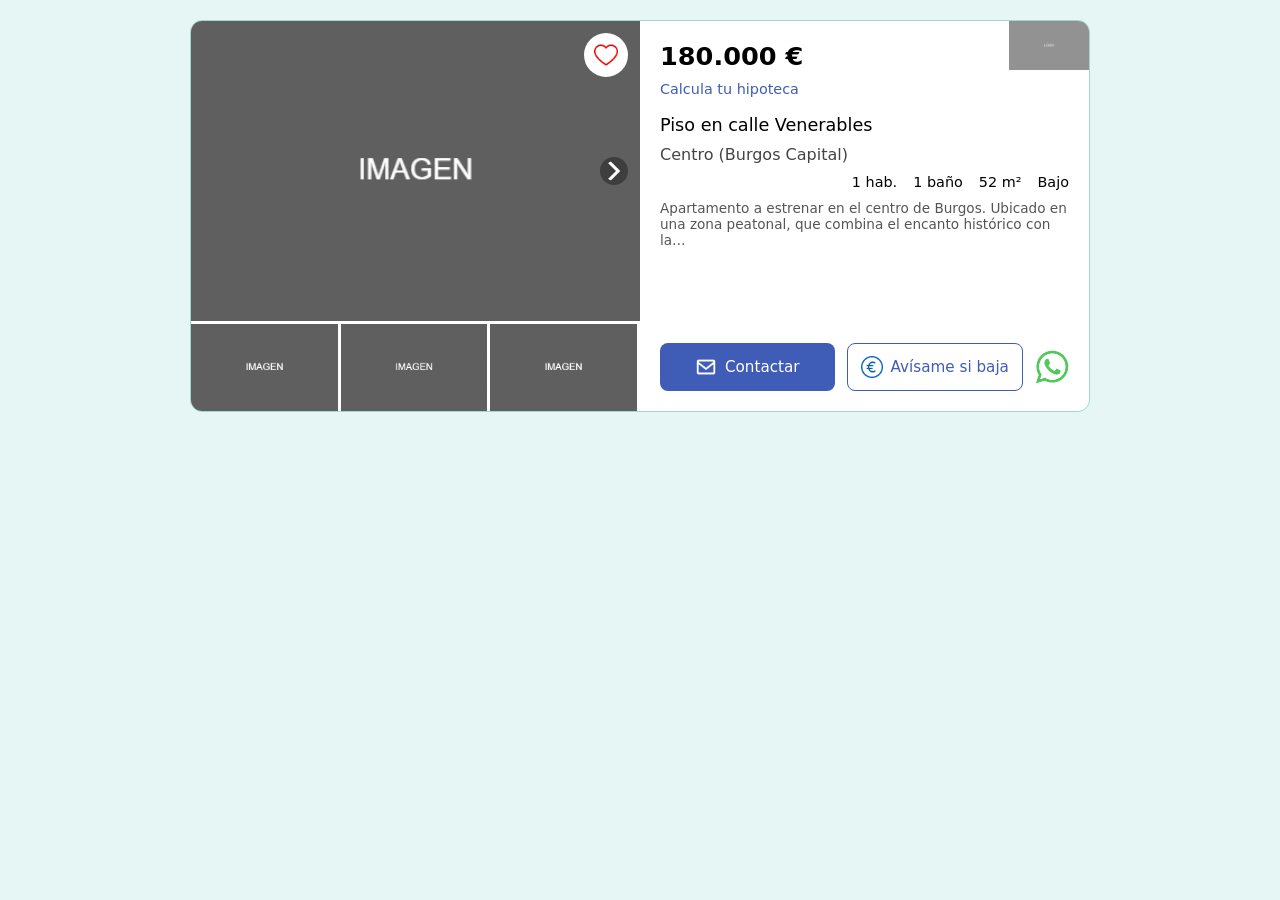
<file: (UT4) RA2 _CSS-Bootstrap/EJ4 - Grid Layout/grid_irregular.html>
<!doctype html>
<html lang="es">
  <head>
    <meta charset="UTF-8" />
    <meta name="viewport" content="width=device-width, initial-scale=1.0" />
    <title>Anuncio piso</title>
    <style>
      * {
        box-sizing: border-box;
        margin: 0;
        padding: 0;
      }

      body {
        font-family:
          system-ui,
          -apple-system,
          sans-serif;
        padding: 20px;
        background: #e6f6f5;
      }

      /* ===== 2. GRID IRREGULAR (estructura exterior) =====
         4 columnas y 2 filas. La imagen grande ocupa 3 columnas,
         las miniaturas una columna cada una y el panel de info
         ocupa la 4ª columna en las dos filas. */
      .card {
        display: grid;
        grid-template-columns: repeat(3, 1fr) 3fr; /* 3fr = suma de las 3 columnas de imagen: mitad exacta */
        grid-template-rows: 300px 90px;
        grid-template-areas:
          "big big big info"
          "t1  t2  t3  info";
        gap: 0; /* sin huecos para que cada mitad sea exacta */
        max-width: 900px;
        margin: 0 auto;
        background: white;
        border: 1px solid #9fd8d3;
        border-radius: 12px;
        overflow: hidden;
      }

      /* --- Imagen grande --- */
      .img-big {
        grid-area: big;
        position: relative;
        background: #f5f5f5;
      }

      .img-big > img.principal {
        width: 100%;
        height: 100%;
        object-fit: cover;
        display: block;
      }

      /* Corazón: arriba a la derecha de la imagen grande */
      .heart {
        position: absolute;
        top: 12px;
        right: 12px;
        width: 44px;
        height: 44px;
        background: white;
        border-radius: 50%;
        display: flex;
        align-items: center;
        justify-content: center;
        cursor: pointer;
      }

      .heart img {
        width: 24px;
        height: 24px;
      }

      /* Flecha: centrada a la derecha */
      .flecha {
        position: absolute;
        right: 12px;
        top: 50%;
        transform: translateY(-50%);
        width: 28px;
        height: 28px;
        cursor: pointer;
        background: rgba(0, 0, 0, 0.35);
        border-radius: 50%;
        padding: 4px;
      }

      /* --- Miniaturas (cada una en su área) --- */
      .img-small {
        width: 100%;
        height: 100%;
        object-fit: cover;
        display: block;
        cursor: pointer;
        border-top: 3px solid white;
        border-right: 3px solid white;
      }
      .t1 {
        grid-area: t1;
      }
      .t2 {
        grid-area: t2;
      }
      .t3 {
        grid-area: t3;
      }

      /* ===== 3. FLEXBOX (recuadro derecho) ===== */
      .info {
        grid-area: info;
        position: relative;
        display: flex;
        flex-direction: column;
        gap: 10px;
        padding: 20px;
      }

      /* Logo arriba a la derecha */
      .logo {
        position: absolute;
        top: 0;
        right: 0;
        width: 80px;
      }

      .precio {
        font-size: 1.6rem;
        font-weight: 700;
      }

      .hipoteca {
        color: #3f5db7;
        font-size: 0.9rem;
      }

      .titulo {
        font-size: 1.1rem;
        font-weight: 500;
        margin-top: 8px;
      }

      .zona {
        color: #444;
      }

      /* Características alineadas a la derecha */
      .caracteristicas {
        display: flex;
        justify-content: flex-end;
        gap: 16px;
        font-size: 0.9rem;
      }

      .descripcion {
        font-size: 0.85rem;
        color: #555;
      }

      /* Botones: ocupan todo el ancho y se reparten con espacio proporcional */
      .botones {
        display: flex;
        justify-content: space-between;
        align-items: stretch;
        gap: 12px;
        width: 100%;
        margin-top: auto; /* empuja los botones al final del panel */
      }

      .blue-boton,
      .white-boton {
        flex: 1; /* crecen para ocupar todo el espacio disponible */
        display: flex;
        align-items: center;
        justify-content: center;
        gap: 8px;
        padding: 12px 10px;
        border-radius: 8px;
        cursor: pointer;
        font-size: 0.95rem;
        font-weight: 500;
      }

      .blue-boton {
        background-color: #3f5db7;
        color: white;
      }

      .white-boton {
        border: 1px solid #3f5db7;
        color: #3f5db7;
      }

      .blue-boton img,
      .white-boton img {
        width: 22px;
        height: 22px;
      }

      .whatsapp {
        flex: 0 0 auto;
        display: flex;
        align-items: center;
        cursor: pointer;
      }

      .whatsapp img {
        width: 34px;
        height: 34px;
      }
    </style>
  </head>
  <body>
    <div class="card">
      <!-- Imagen grande con corazón y flecha -->
      <div class="img-big">
        <img class="principal" src="placeholder.png" alt="Imagen principal" />
        <div class="heart">
          <img src="corazon.png" alt="Favorito" />
        </div>
        <img class="flecha" src="flecha.png" alt="Siguiente" />
      </div>

      <!-- Miniaturas -->
      <img class="img-small t1" src="placeholder.png" alt="Miniatura 1" />
      <img class="img-small t2" src="placeholder.png" alt="Miniatura 2" />
      <img class="img-small t3" src="placeholder.png" alt="Miniatura 3" />

      <!-- Información (flexbox) -->
      <div class="info">
        <img class="logo" src="logo.png" alt="Logo" />

        <p class="precio">180.000 €</p>
        <p class="hipoteca">Calcula tu hipoteca</p>

        <p class="titulo">Piso en calle Venerables</p>
        <p class="zona">Centro (Burgos Capital)</p>

        <div class="caracteristicas">
          <span>1 hab.</span>
          <span>1 baño</span>
          <span>52 m²</span>
          <span>Bajo</span>
        </div>

        <p class="descripcion">Apartamento a estrenar en el centro de Burgos. Ubicado en una zona peatonal, que combina el encanto histórico con la…</p>

        <div class="botones">
          <div class="blue-boton">
            <img src="correo.png" alt="Correo" />
            <span>Contactar</span>
          </div>
          <div class="white-boton">
            <img src="euro.png" alt="Euro" />
            <span>Avísame si baja</span>
          </div>
          <div class="whatsapp">
            <img src="whatsapp.png" alt="WhatsApp" />
          </div>
        </div>
      </div>
    </div>
  </body>
</html>
</file>
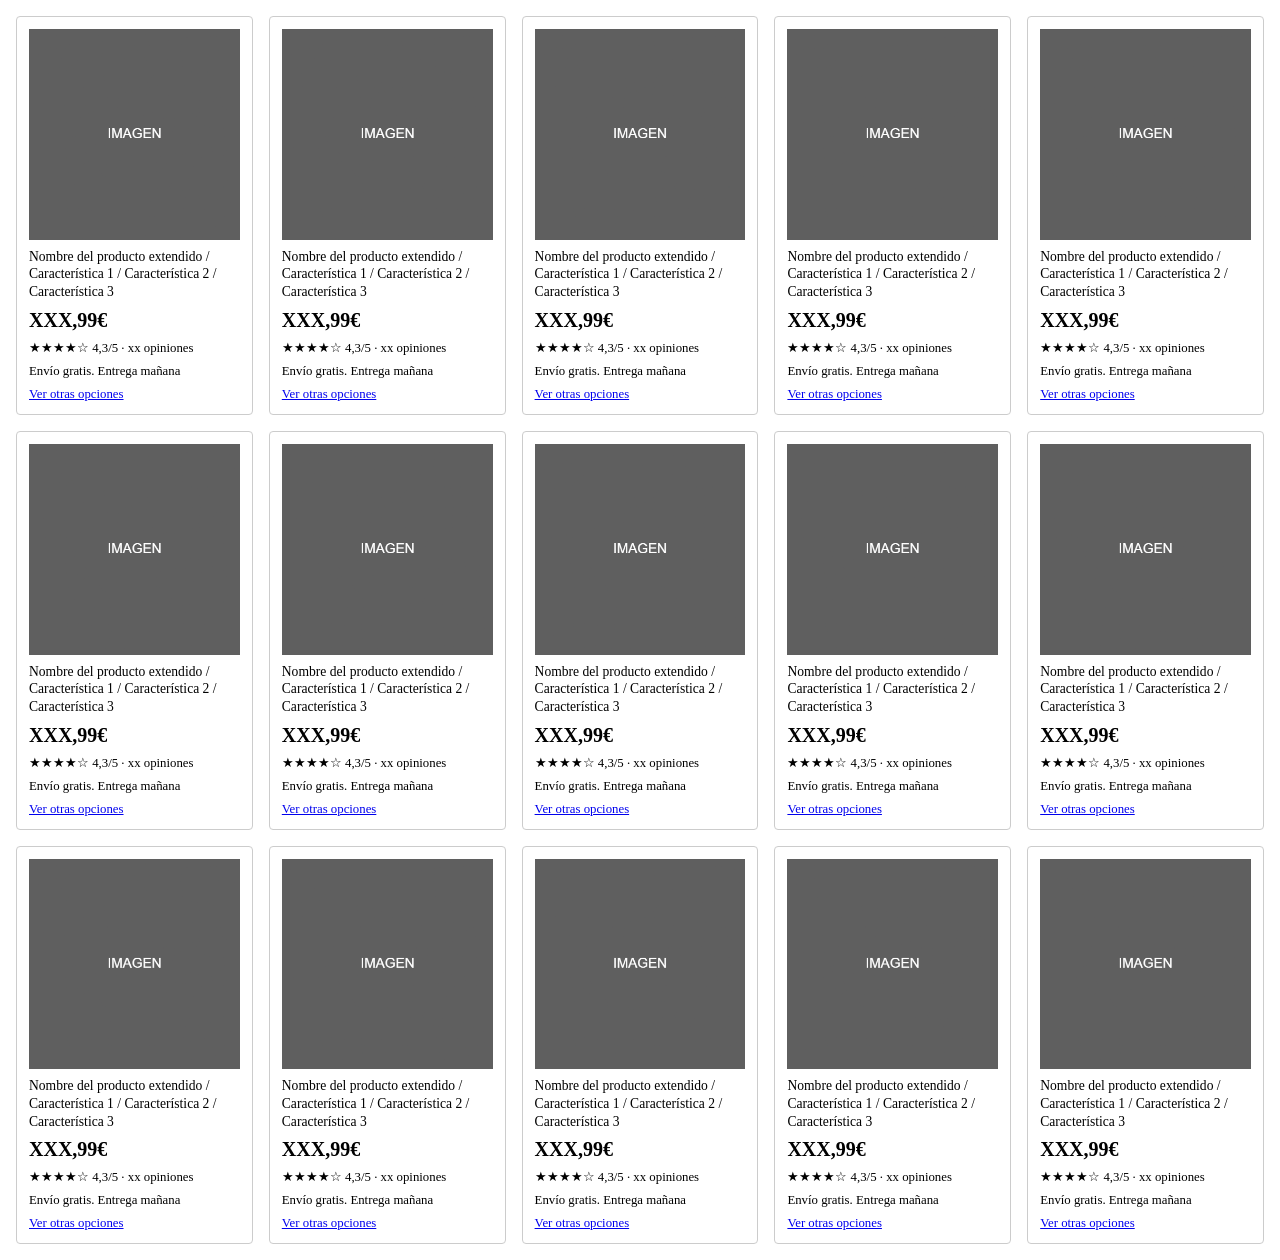
<file: (UT4) RA2 _CSS-Bootstrap/EJ4 - Grid Layout/grid_layout.html>
<!doctype html>
<html lang="es">
  <head>
    <meta charset="UTF-8" />
    <meta name="viewport" content="width=device-width, initial-scale=1.0" />
    <title>Rejilla de productos</title>
    <style>
      * {
        box-sizing: border-box;
        margin: 0;
        padding: 0;
      }

      body {
        padding: 16px;
      }

      .grid {
        display: grid;
        grid-template-columns: repeat(5, 1fr);
        grid-template-rows: repeat(3, auto);
        gap: 16px;
        max-width: 1400px;
        margin: 0 auto;
      }

      .caja {
        display: flex;
        flex-direction: column;
        border: 1px solid #ccc;
        border-radius: 4px;
        padding: 12px;
        gap: 8px;
      }

      .caja img {
        max-width: 100%;
        max-height: 100%;
        width: auto;
        height: auto;
        display: block;
        margin: 0 auto;
      }

      .caja h2 {
        font-size: 0.85rem;
        font-weight: 500;
        line-height: 1.3;
        max-height: calc(1.3em * 3); /* Máximo 3 líneas */
        overflow: hidden;
      }

      .precio {
        font-size: 1.25rem;
        font-weight: 700;
      }

      .valoracion {
        font-size: 0.8rem;
      }

      .envio {
        font-size: 0.8rem;
      }

      .caja a {
        font-size: 0.8rem;
        margin-top: auto;
      }
    </style>
  </head>
  <body>
    <main class="grid">
      <!-- Fila 1 -->
      <article class="caja">
        <img src="./placeholder.png" alt="Producto" />
        <h2>Nombre del producto extendido / Característica 1 / Característica 2 / Característica 3</h2>
        <p class="precio">XXX,99€</p>
        <p class="valoracion"><span class="estrellas">★★★★☆</span> 4,3/5 · xx opiniones</p>
        <p class="envio">Envío gratis. Entrega mañana</p>
        <a href="#">Ver otras opciones</a>
      </article>
      <article class="caja">
        <img src="./placeholder.png" alt="Producto" />
        <h2>Nombre del producto extendido / Característica 1 / Característica 2 / Característica 3</h2>
        <p class="precio">XXX,99€</p>
        <p class="valoracion"><span class="estrellas">★★★★☆</span> 4,3/5 · xx opiniones</p>
        <p class="envio">Envío gratis. Entrega mañana</p>
        <a href="#">Ver otras opciones</a>
      </article>
      <article class="caja">
        <img src="./placeholder.png" alt="Producto" />
        <h2>Nombre del producto extendido / Característica 1 / Característica 2 / Característica 3</h2>
        <p class="precio">XXX,99€</p>
        <p class="valoracion"><span class="estrellas">★★★★☆</span> 4,3/5 · xx opiniones</p>
        <p class="envio">Envío gratis. Entrega mañana</p>
        <a href="#">Ver otras opciones</a>
      </article>
      <article class="caja">
        <img src="./placeholder.png" alt="Producto" />
        <h2>Nombre del producto extendido / Característica 1 / Característica 2 / Característica 3</h2>
        <p class="precio">XXX,99€</p>
        <p class="valoracion"><span class="estrellas">★★★★☆</span> 4,3/5 · xx opiniones</p>
        <p class="envio">Envío gratis. Entrega mañana</p>
        <a href="#">Ver otras opciones</a>
      </article>
      <article class="caja">
        <img src="./placeholder.png" alt="Producto" />
        <h2>Nombre del producto extendido / Característica 1 / Característica 2 / Característica 3</h2>
        <p class="precio">XXX,99€</p>
        <p class="valoracion"><span class="estrellas">★★★★☆</span> 4,3/5 · xx opiniones</p>
        <p class="envio">Envío gratis. Entrega mañana</p>
        <a href="#">Ver otras opciones</a>
      </article>

      <!-- Fila 2 -->
      <article class="caja">
        <img src="./placeholder.png" alt="Producto" />
        <h2>Nombre del producto extendido / Característica 1 / Característica 2 / Característica 3</h2>
        <p class="precio">XXX,99€</p>
        <p class="valoracion"><span class="estrellas">★★★★☆</span> 4,3/5 · xx opiniones</p>
        <p class="envio">Envío gratis. Entrega mañana</p>
        <a href="#">Ver otras opciones</a>
      </article>
      <article class="caja">
        <img src="./placeholder.png" alt="Producto" />
        <h2>Nombre del producto extendido / Característica 1 / Característica 2 / Característica 3</h2>
        <p class="precio">XXX,99€</p>
        <p class="valoracion"><span class="estrellas">★★★★☆</span> 4,3/5 · xx opiniones</p>
        <p class="envio">Envío gratis. Entrega mañana</p>
        <a href="#">Ver otras opciones</a>
      </article>
      <article class="caja">
        <img src="./placeholder.png" alt="Producto" />
        <h2>Nombre del producto extendido / Característica 1 / Característica 2 / Característica 3</h2>
        <p class="precio">XXX,99€</p>
        <p class="valoracion"><span class="estrellas">★★★★☆</span> 4,3/5 · xx opiniones</p>
        <p class="envio">Envío gratis. Entrega mañana</p>
        <a href="#">Ver otras opciones</a>
      </article>
      <article class="caja">
        <img src="./placeholder.png" alt="Producto" />
        <h2>Nombre del producto extendido / Característica 1 / Característica 2 / Característica 3</h2>
        <p class="precio">XXX,99€</p>
        <p class="valoracion"><span class="estrellas">★★★★☆</span> 4,3/5 · xx opiniones</p>
        <p class="envio">Envío gratis. Entrega mañana</p>
        <a href="#">Ver otras opciones</a>
      </article>
      <article class="caja">
        <img src="./placeholder.png" alt="Producto" />
        <h2>Nombre del producto extendido / Característica 1 / Característica 2 / Característica 3</h2>
        <p class="precio">XXX,99€</p>
        <p class="valoracion"><span class="estrellas">★★★★☆</span> 4,3/5 · xx opiniones</p>
        <p class="envio">Envío gratis. Entrega mañana</p>
        <a href="#">Ver otras opciones</a>
      </article>

      <!-- Fila 3 -->
      <article class="caja">
        <img src="./placeholder.png" alt="Producto" />
        <h2>Nombre del producto extendido / Característica 1 / Característica 2 / Característica 3</h2>
        <p class="precio">XXX,99€</p>
        <p class="valoracion"><span class="estrellas">★★★★☆</span> 4,3/5 · xx opiniones</p>
        <p class="envio">Envío gratis. Entrega mañana</p>
        <a href="#">Ver otras opciones</a>
      </article>
      <article class="caja">
        <img src="./placeholder.png" alt="Producto" />
        <h2>Nombre del producto extendido / Característica 1 / Característica 2 / Característica 3</h2>
        <p class="precio">XXX,99€</p>
        <p class="valoracion"><span class="estrellas">★★★★☆</span> 4,3/5 · xx opiniones</p>
        <p class="envio">Envío gratis. Entrega mañana</p>
        <a href="#">Ver otras opciones</a>
      </article>
      <article class="caja">
        <img src="./placeholder.png" alt="Producto" />
        <h2>Nombre del producto extendido / Característica 1 / Característica 2 / Característica 3</h2>
        <p class="precio">XXX,99€</p>
        <p class="valoracion"><span class="estrellas">★★★★☆</span> 4,3/5 · xx opiniones</p>
        <p class="envio">Envío gratis. Entrega mañana</p>
        <a href="#">Ver otras opciones</a>
      </article>
      <article class="caja">
        <img src="./placeholder.png" alt="Producto" />
        <h2>Nombre del producto extendido / Característica 1 / Característica 2 / Característica 3</h2>
        <p class="precio">XXX,99€</p>
        <p class="valoracion"><span class="estrellas">★★★★☆</span> 4,3/5 · xx opiniones</p>
        <p class="envio">Envío gratis. Entrega mañana</p>
        <a href="#">Ver otras opciones</a>
      </article>
      <article class="caja">
        <img src="./placeholder.png" alt="Producto" />
        <h2>Nombre del producto extendido / Característica 1 / Característica 2 / Característica 3</h2>
        <p class="precio">XXX,99€</p>
        <p class="valoracion"><span class="estrellas">★★★★☆</span> 4,3/5 · xx opiniones</p>
        <p class="envio">Envío gratis. Entrega mañana</p>
        <a href="#">Ver otras opciones</a>
      </article>
    </main>
  </body>
</html>
</file>
